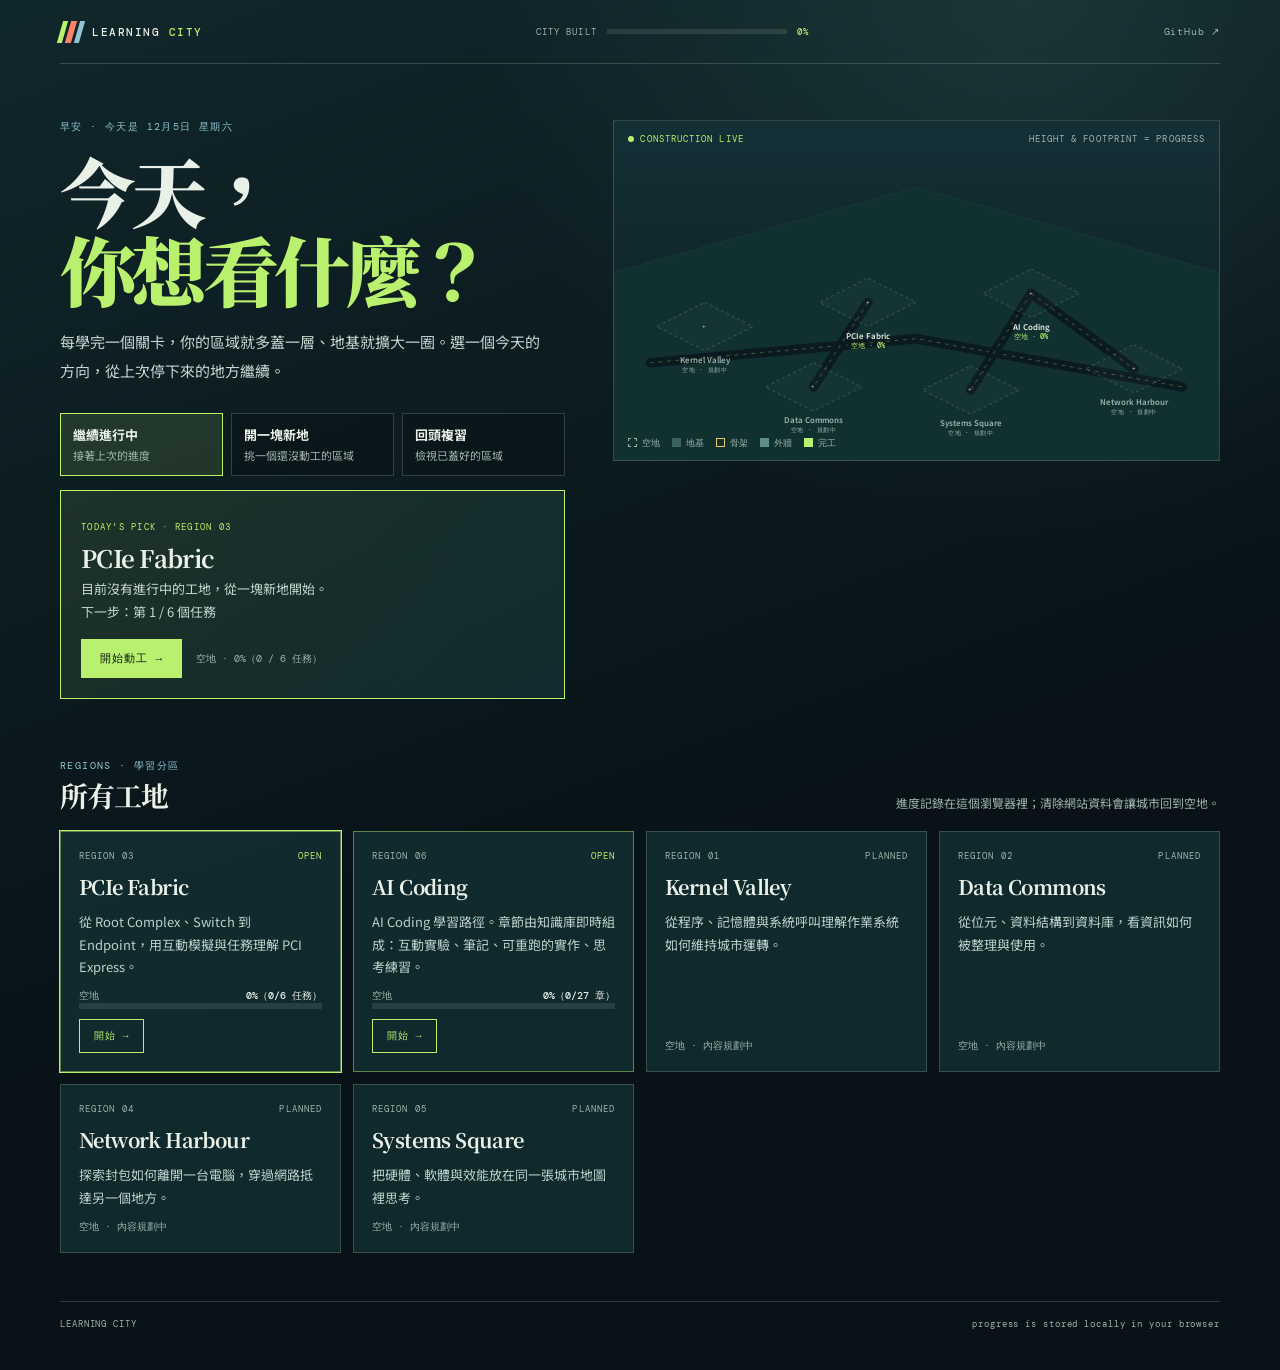
<file: index.html>
<!doctype html>
<html lang="zh-Hant">
<head>
  <meta charset="UTF-8" />
  <meta name="viewport" content="width=device-width, initial-scale=1.0" />
  <meta name="theme-color" content="#081217" />
  <meta name="description" content="Learning City — 今天你想看什麼？你的學習進度會在城市裡蓋出自己的區域。" />
  <title>Learning City — 今天你想看什麼？</title>
  <link rel="preconnect" href="https://fonts.googleapis.com" />
  <link rel="preconnect" href="https://fonts.gstatic.com" crossorigin />
  <link href="https://fonts.googleapis.com/css2?family=DM+Mono:wght@400;500&family=Noto+Sans+TC:wght@400;500;700&family=Noto+Serif+TC:wght@600;700;900&display=swap" rel="stylesheet" />
  <link rel="stylesheet" href="home.css" />
</head>
<body>
  <div class="shell">
    <header class="topbar">
      <a class="brand" href="#top" aria-label="Learning City"><span class="brand-mark" aria-hidden="true"><i></i><i></i><i></i></span><span>LEARNING <b>CITY</b></span></a>
      <div class="city-meter" aria-label="城市整體進度">
        <span>CITY BUILT</span>
        <span class="meter-track"><i id="city-fill"></i></span>
        <b id="city-pct">0%</b>
      </div>
      <a class="gh" href="https://github.com/twtschi/learning-city" rel="noopener">GitHub ↗</a>
    </header>

    <main id="top">
      <section class="hero">
        <div class="hero-copy">
          <p class="eyebrow"><span id="greeting">你好</span> · 今天是 <span id="today"></span></p>
          <h1>今天，<br /><em>你想看什麼？</em></h1>
          <p class="lede">每學完一個關卡，你的區域就多蓋一層、地基就擴大一圈。選一個今天的方向，從上次停下來的地方繼續。</p>

          <div class="intents" role="group" aria-label="今天的學習意圖">
            <button type="button" class="intent on" data-intent="continue"><b>繼續進行中</b><span>接著上次的進度</span></button>
            <button type="button" class="intent" data-intent="new"><b>開一塊新地</b><span>挑一個還沒動工的區域</span></button>
            <button type="button" class="intent" data-intent="review"><b>回頭複習</b><span>檢視已蓋好的區域</span></button>
          </div>

          <article class="pick" id="pick" aria-live="polite"></article>
        </div>

        <div class="map-frame" aria-label="城市地圖：建築大小代表學習進度">
          <div class="map-caption"><span class="live"><i></i>CONSTRUCTION LIVE</span><span class="mono">HEIGHT & FOOTPRINT = PROGRESS</span></div>
          <svg id="city" viewBox="0 0 1000 560" role="img" aria-labelledby="city-title city-desc"></svg>
          <div class="stage-legend" aria-hidden="true">
            <span><i class="lg-lot"></i>空地</span><span><i class="lg-found"></i>地基</span><span><i class="lg-frame"></i>骨架</span><span><i class="lg-wall"></i>外牆</span><span><i class="lg-done"></i>完工</span>
          </div>
        </div>
      </section>

      <section class="regions" id="regions" aria-labelledby="regions-title">
        <div class="section-head"><div><p class="kicker">REGIONS · 學習分區</p><h2 id="regions-title">所有工地</h2></div><p class="note">進度記錄在這個瀏覽器裡；清除網站資料會讓城市回到空地。</p></div>
        <div class="grid" id="grid"></div>
      </section>

      <footer class="foot"><span>LEARNING CITY</span><span class="mono">progress is stored locally in your browser</span></footer>
    </main>
  </div>
  <script src="regions/ai-coding/knowledge_base/loader.js"></script>
  <script src="regions/ai-coding/knowledge_base/web/catalog.js"></script>
  <script src="home.js"></script>
</body>
</html>
</file>
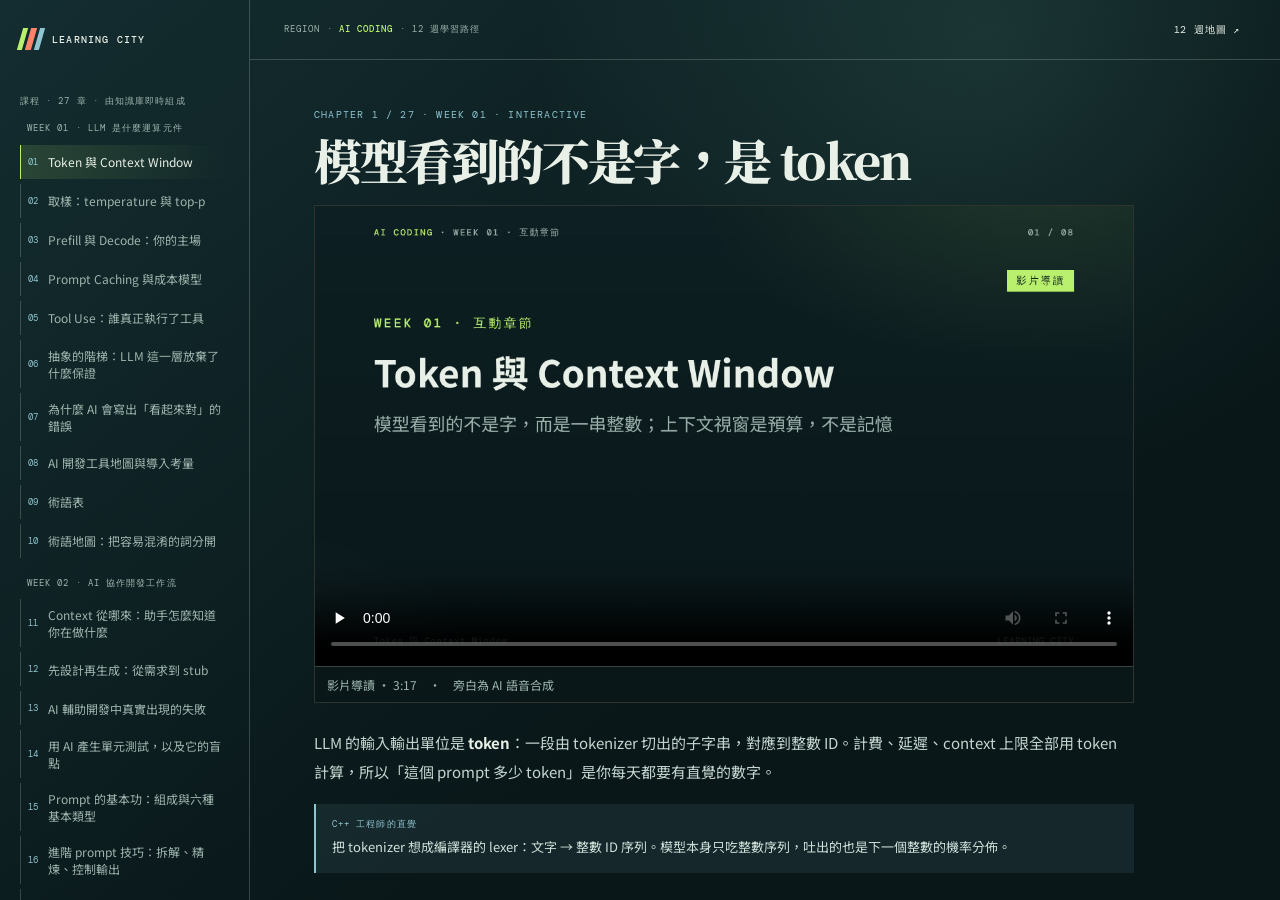
<file: regions/ai-coding/index.html>
<!doctype html>
<html lang="zh-Hant">
<head>
  <meta charset="UTF-8" />
  <meta name="viewport" content="width=device-width, initial-scale=1.0" />
  <meta name="theme-color" content="#102326" />
  <title>Learning City / AI Coding Region</title>
  <link rel="preconnect" href="https://fonts.googleapis.com" />
  <link rel="preconnect" href="https://fonts.gstatic.com" crossorigin />
  <link href="https://fonts.googleapis.com/css2?family=DM+Mono:wght@400;500&family=Noto+Sans+TC:wght@400;500;700&family=Noto+Serif+TC:wght@600;700;900&display=swap" rel="stylesheet" />
  <link rel="stylesheet" href="styles.css?v=4" />
</head>
<body>
  <div class="app">
    <aside class="rail">
      <a class="brand" href="../../index.html"><span class="brand-mark"><i></i><i></i><i></i></span><span>LEARNING CITY</span></a>
      <div class="rail-label" id="rail-label"></div>
      <nav class="steps" id="steps" aria-label="課程章節"></nav>
      <div class="rail-foot">PROGRESS <b id="progress">0 / 0</b><br /><span id="kb-status"></span><br />目標：能判斷、驗證並設計 AI 輔助開發<br /><button class="reset" id="reset" type="button">重設進度</button></div>
    </aside>

    <main class="main" id="main">
      <header class="topbar">
        <span>REGION · <b>AI CODING</b> · 12 週學習路徑</span>
        <button class="link-btn" id="open-roadmap" type="button">12 週地圖 ↗</button>
      </header>
      <article class="lesson" id="lesson"></article>
    </main>
  </div>

  <dialog id="roadmap">
    <div class="modal">
      <p class="turn">ROADMAP · 12 WEEKS</p>
      <h2>AI Coding 學習路徑</h2>
      <p class="muted" id="roadmap-summary"></p>
      <ol class="roadmap-list" id="roadmap-list"></ol>
      <div class="modal-foot"><button class="btn ghost" id="close-roadmap" type="button">關閉</button></div>
    </div>
  </dialog>
  <script src="knowledge_base/loader.js"></script>
  <script src="knowledge_base/web/catalog.js"></script>
  <script src="markdown.js"></script>
  <script src="videos/manifest.js"></script>
  <script src="app.js"></script>
</body>
</html>
</file>
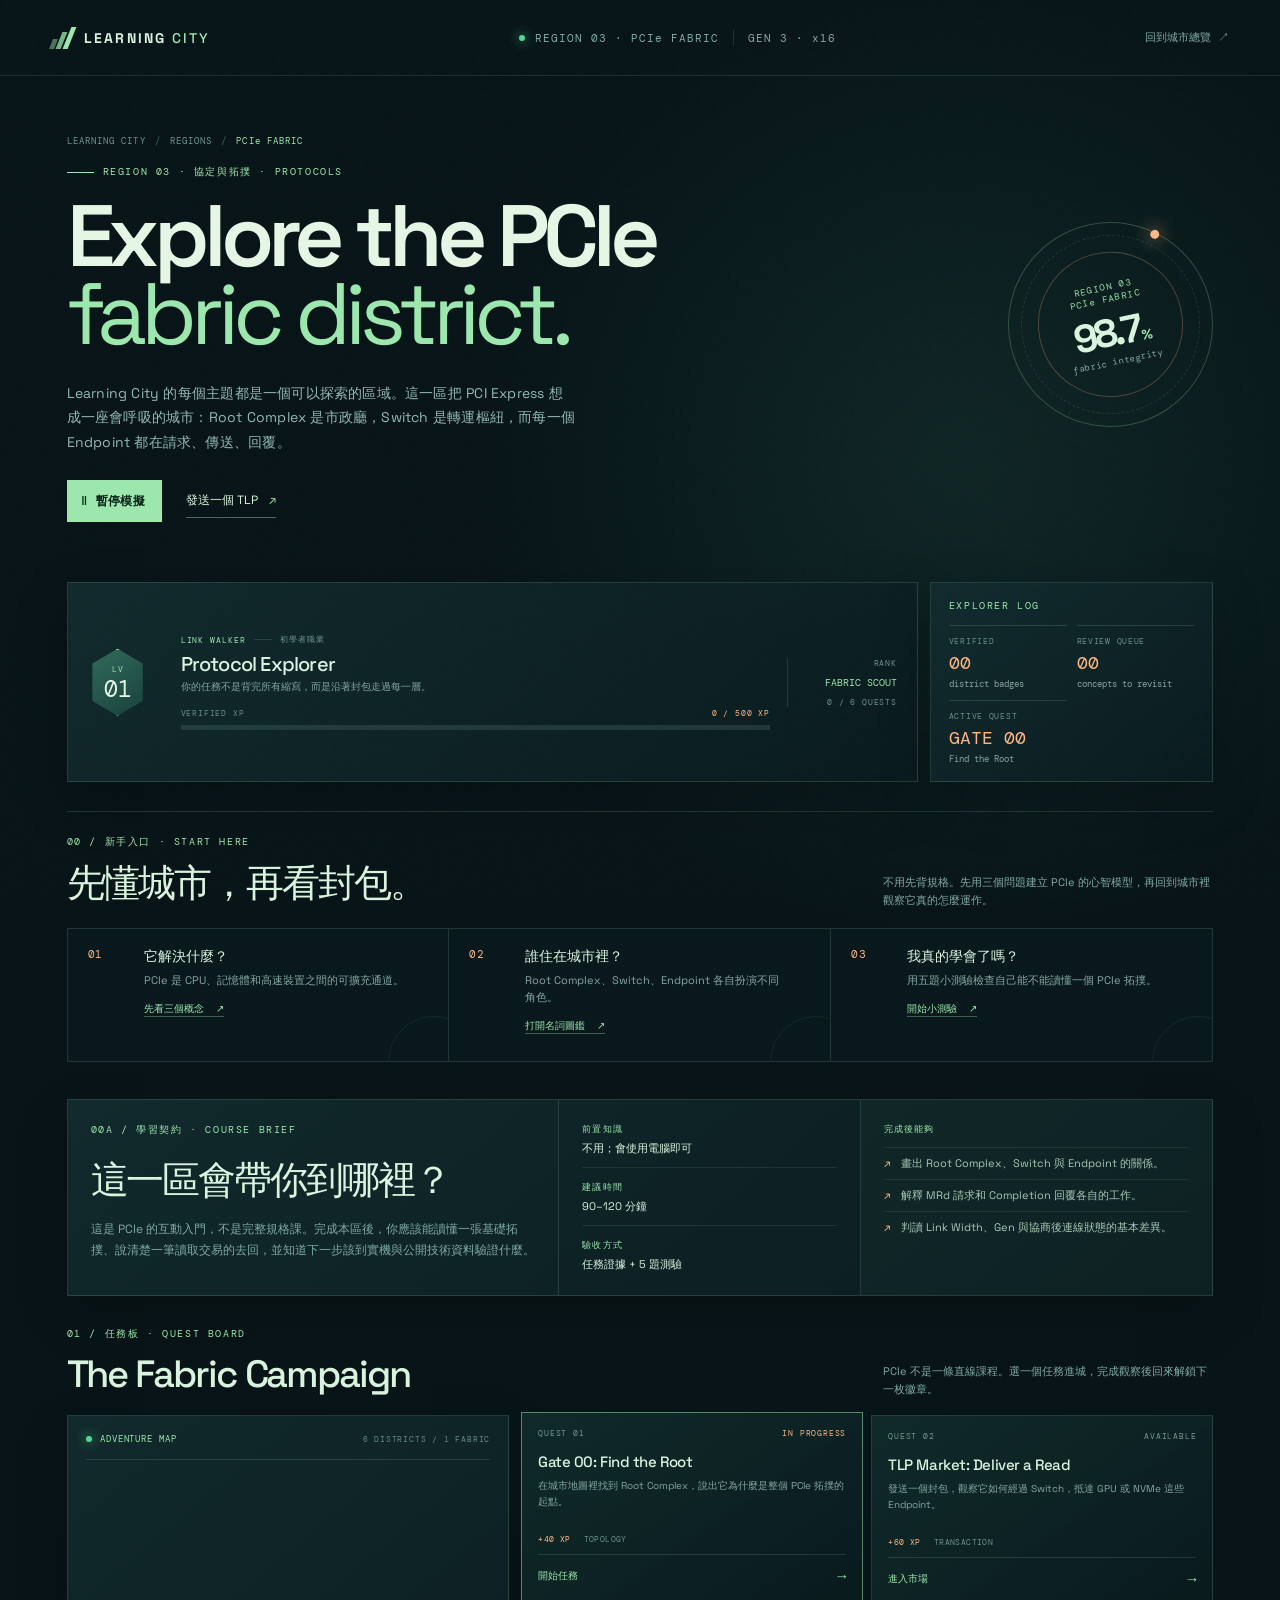
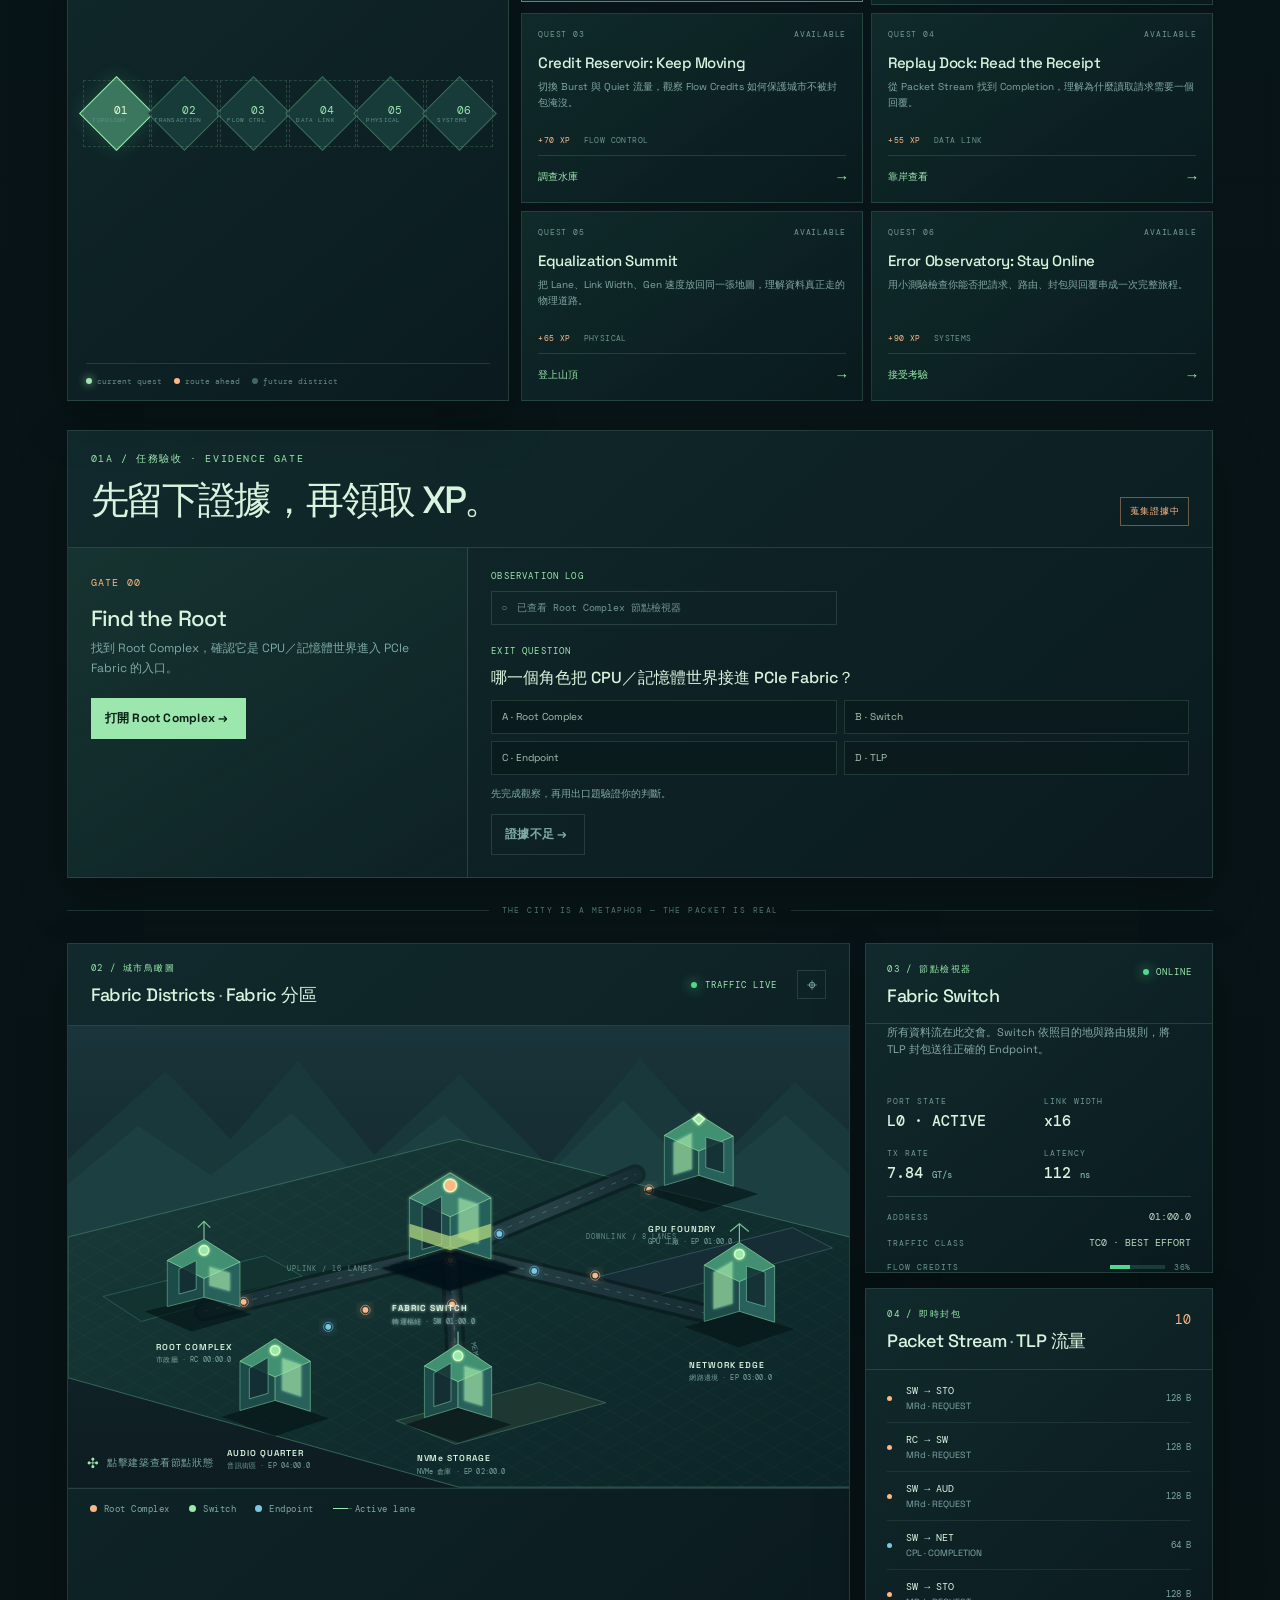
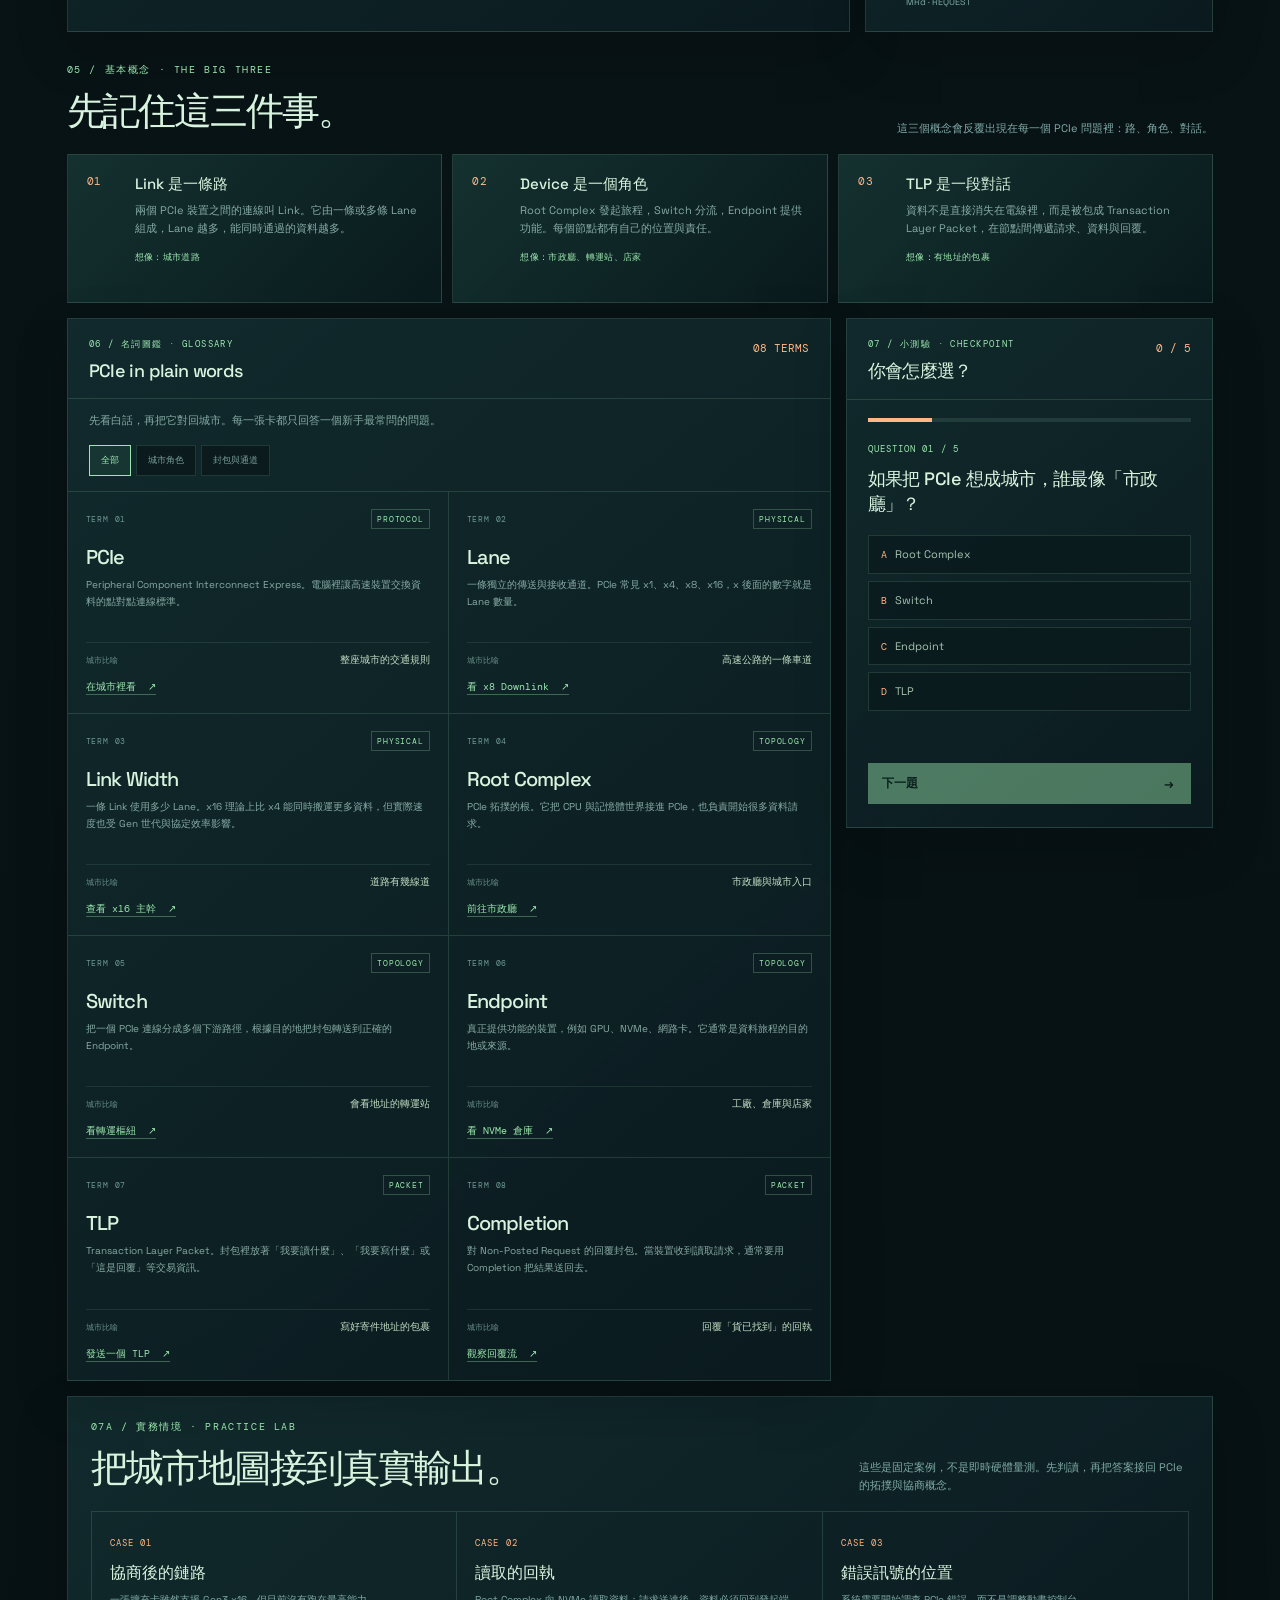
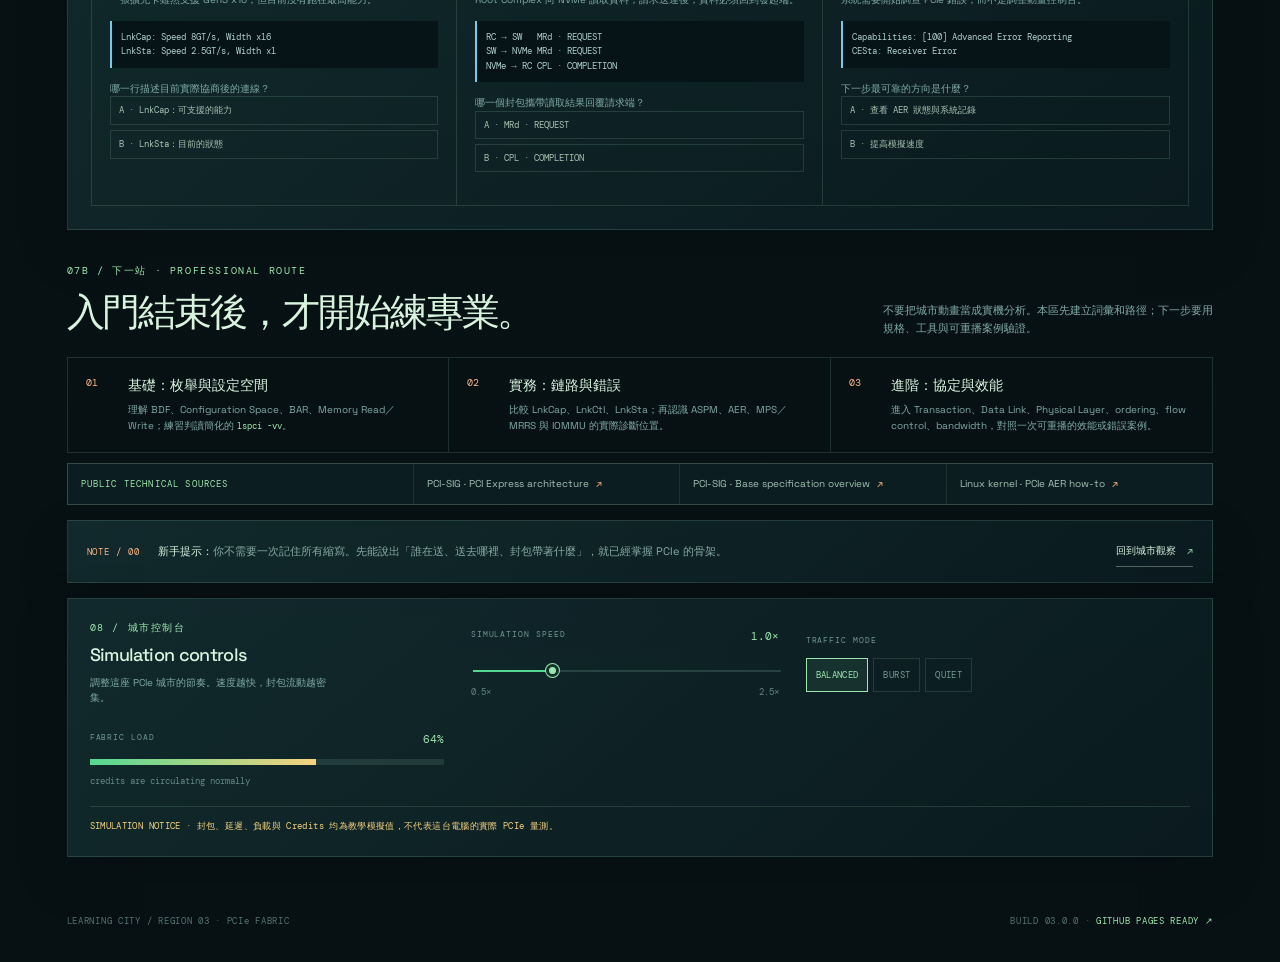
<file: regions/pcie/index.html>
<!doctype html>
<html lang="zh-Hant">
<head>
  <meta charset="UTF-8" />
  <meta name="viewport" content="width=device-width, initial-scale=1.0" />
  <meta name="theme-color" content="#081217" />
  <meta name="description" content="Learning City — PCIe Fabric Region, a beginner-friendly interactive guide to PCI Express topology." />
  <title>Learning City / PCIe Fabric Region</title>
  <link rel="preconnect" href="https://fonts.googleapis.com" />
  <link rel="preconnect" href="https://fonts.gstatic.com" crossorigin />
  <link href="https://fonts.googleapis.com/css2?family=DM+Mono:wght@400;500&family=Space+Grotesk:wght@400;500;600;700&display=swap" rel="stylesheet" />
  <link rel="stylesheet" href="styles.css?v=2" />
</head>
<body>
  <div class="page-shell">
    <header class="topbar">
      <a class="brand" href="../../index.html" aria-label="Back to Learning City map">
        <span class="brand-mark" aria-hidden="true"><i></i><i></i><i></i></span>
        <span>LEARNING <b>CITY</b></span>
      </a>
      <div class="topbar-meta">
        <span class="live-dot"></span>
        <span>REGION 03 · PCIe FABRIC</span>
        <span class="divider"></span>
        <span class="mono">GEN 3 · x16</span>
      </div>
      <a class="source-link" href="../../index.html">回到城市總覽 <span>↗</span></a>
    </header>

    <main id="top">
      <section class="intro-grid">
        <div class="intro-copy">
          <div class="region-breadcrumb"><span>LEARNING CITY</span><b>/</b><span>REGIONS</span><b>/</b><strong>PCIe FABRIC</strong></div>
          <p class="eyebrow"><span class="eyebrow-line"></span>REGION 03 · 協定與拓撲 · PROTOCOLS</p>
          <h1>Explore the PCIe<br /><em>fabric district.</em></h1>
          <p class="lede">Learning City 的每個主題都是一個可以探索的區域。這一區把 PCI Express 想成一座會呼吸的城市：Root Complex 是市政廳，Switch 是轉運樞紐，而每一個 Endpoint 都在請求、傳送、回覆。</p>
          <div class="intro-actions">
            <button class="primary-btn" id="toggle-sim" type="button"><span class="play-icon">Ⅱ</span><span>暫停模擬</span></button>
            <button class="text-btn" id="pulse-btn" type="button">發送一個 TLP <span>↗</span></button>
          </div>
        </div>
        <div class="city-stamp" aria-label="Learning City PCIe region status">
          <div class="stamp-orbit"></div>
          <span class="stamp-label">REGION 03<br />PCIe FABRIC</span>
          <strong>98.7<small>%</small></strong>
          <span class="stamp-foot">fabric integrity</span>
        </div>
      </section>

      <section class="explorer-hud" id="progress" aria-label="PCIe explorer status">
        <div class="explorer-profile panel-surface">
          <div class="profile-emblem" aria-hidden="true"><span>LV</span><strong id="player-level">01</strong></div>
          <div class="profile-copy">
            <div class="profile-kicker"><span>LINK WALKER</span><i></i><span>初學者職業</span></div>
            <h2>Protocol Explorer</h2>
            <p>你的任務不是背完所有縮寫，而是沿著封包走過每一層。</p>
            <div class="xp-label"><span>VERIFIED XP</span><b id="player-xp">0 / 500 XP</b></div>
            <div class="xp-bar"><i id="xp-fill"></i></div>
          </div>
          <div class="profile-rank"><span>RANK</span><strong id="player-rank">FABRIC SCOUT</strong><small id="quest-complete-count">0 / 6 QUESTS</small></div>
        </div>
        <div class="explorer-inventory panel-surface">
          <p class="section-kicker">EXPLORER LOG</p>
          <div class="inventory-row"><span>VERIFIED</span><b id="badge-count">00</b><small>district badges</small></div>
          <div class="inventory-row"><span>REVIEW QUEUE</span><b id="review-count">00</b><small>concepts to revisit</small></div>
          <div class="inventory-row"><span>ACTIVE QUEST</span><b id="active-quest-label">GATE 00</b><small id="active-quest-name">Find the Root</small></div>
        </div>
      </section>
      <section class="learning-journey" id="learning" aria-labelledby="journey-title">
        <div class="learning-heading">
          <div>
            <p class="section-kicker">00 / 新手入口 · START HERE</p>
            <h2 id="journey-title">先懂城市，再看封包。</h2>
          </div>
          <p>不用先背規格。先用三個問題建立 PCIe 的心智模型，再回到城市裡觀察它真的怎麼運作。</p>
        </div>
        <div class="journey-track">
          <article class="journey-card">
            <span class="journey-number">01</span>
            <div><h3>它解決什麼？</h3><p>PCIe 是 CPU、記憶體和高速裝置之間的可擴充通道。</p><button class="mini-link lesson-jump" data-target="concepts" type="button">先看三個概念 <span>↗</span></button></div>
          </article>
          <article class="journey-card">
            <span class="journey-number">02</span>
            <div><h3>誰住在城市裡？</h3><p>Root Complex、Switch、Endpoint 各自扮演不同角色。</p><button class="mini-link lesson-jump" data-target="glossary" type="button">打開名詞圖鑑 <span>↗</span></button></div>
          </article>
          <article class="journey-card">
            <span class="journey-number">03</span>
            <div><h3>我真的學會了嗎？</h3><p>用五題小測驗檢查自己能不能讀懂一個 PCIe 拓撲。</p><button class="mini-link lesson-jump" data-target="quiz" type="button">開始小測驗 <span>↗</span></button></div>
          </article>
        </div>
      </section>
      <section class="course-brief panel-surface" id="course-brief" aria-labelledby="course-brief-title">
        <div class="course-brief-copy">
          <p class="section-kicker">00A / 學習契約 · COURSE BRIEF</p>
          <h2 id="course-brief-title">這一區會帶你到哪裡？</h2>
          <p>這是 PCIe 的互動入門，不是完整規格課。完成本區後，你應該能讀懂一張基礎拓撲、說清楚一筆讀取交易的去回，並知道下一步該到實機與公開技術資料驗證什麼。</p>
        </div>
        <dl class="course-facts">
          <div><dt>前置知識</dt><dd>不用；會使用電腦即可</dd></div>
          <div><dt>建議時間</dt><dd>90–120 分鐘</dd></div>
          <div><dt>驗收方式</dt><dd>任務證據 + 5 題測驗</dd></div>
        </dl>
        <div class="course-outcomes">
          <p>完成後能夠</p>
          <ul>
            <li>畫出 Root Complex、Switch 與 Endpoint 的關係。</li>
            <li>解釋 MRd 請求和 Completion 回覆各自的工作。</li>
            <li>判讀 Link Width、Gen 與協商後連線狀態的基本差異。</li>
          </ul>
        </div>
      </section>

      <section class="quest-board" id="quests" aria-labelledby="quest-title">
        <div class="learning-heading quest-heading">
          <div>
            <p class="section-kicker">01 / 任務板 · QUEST BOARD</p>
            <h2 id="quest-title">The Fabric Campaign</h2>
          </div>
          <p>PCIe 不是一條直線課程。選一個任務進城，完成觀察後回來解鎖下一枚徽章。</p>
        </div>
        <div class="quest-layout">
          <div class="quest-map panel-surface">
            <div class="quest-map-head"><span class="map-live"><i></i> ADVENTURE MAP</span><span class="mono">6 DISTRICTS / 1 FABRIC</span></div>
            <div class="quest-path" aria-label="PCIe protocol district map">
              <div class="quest-node node-topology active"><span class="node-ring"></span><b>01</b><small>TOPOLOGY</small></div>
              <span class="path-line lit"></span>
              <div class="quest-node node-transaction"><span class="node-ring"></span><b>02</b><small>TRANSACTION</small></div>
              <span class="path-line"></span>
              <div class="quest-node node-flow"><span class="node-ring"></span><b>03</b><small>FLOW CTRL</small></div>
              <span class="path-line"></span>
              <div class="quest-node node-link"><span class="node-ring"></span><b>04</b><small>DATA LINK</small></div>
              <span class="path-line"></span>
              <div class="quest-node node-physical"><span class="node-ring"></span><b>05</b><small>PHYSICAL</small></div>
              <span class="path-line"></span>
              <div class="quest-node node-systems"><span class="node-ring"></span><b>06</b><small>SYSTEMS</small></div>
            </div>
            <div class="quest-map-foot"><span><i class="map-key current"></i> current quest</span><span><i class="map-key route"></i> route ahead</span><span><i class="map-key future"></i> future district</span></div>
          </div>
          <div class="quest-cards">
            <article class="quest-card selected" id="quest-topology" data-quest="topology">
              <div class="quest-card-top"><span class="quest-number">QUEST 01</span><span class="quest-status next">NEXT</span></div><h3>Gate 00: Find the Root</h3><p>在城市地圖裡找到 Root Complex，說出它為什麼是整個 PCIe 拓撲的起點。</p><div class="quest-meta"><span>+40 XP</span><span>TOPOLOGY</span></div><button class="quest-action" data-quest-action="topology" type="button">開始任務 <span>→</span></button>
            </article>
            <article class="quest-card" id="quest-transaction" data-quest="transaction">
              <div class="quest-card-top"><span class="quest-number">QUEST 02</span><span class="quest-status">AVAILABLE</span></div><h3>TLP Market: Deliver a Read</h3><p>發送一個封包，觀察它如何經過 Switch，抵達 GPU 或 NVMe 這些 Endpoint。</p><div class="quest-meta"><span>+60 XP</span><span>TRANSACTION</span></div><button class="quest-action" data-quest-action="transaction" type="button">進入市場 <span>→</span></button>
            </article>
            <article class="quest-card" id="quest-flow" data-quest="flow">
              <div class="quest-card-top"><span class="quest-number">QUEST 03</span><span class="quest-status">AVAILABLE</span></div><h3>Credit Reservoir: Keep Moving</h3><p>切換 Burst 與 Quiet 流量，觀察 Flow Credits 如何保護城市不被封包淹沒。</p><div class="quest-meta"><span>+70 XP</span><span>FLOW CONTROL</span></div><button class="quest-action" data-quest-action="flow" type="button">調查水庫 <span>→</span></button>
            </article>
            <article class="quest-card" id="quest-link" data-quest="link">
              <div class="quest-card-top"><span class="quest-number">QUEST 04</span><span class="quest-status">AVAILABLE</span></div><h3>Replay Dock: Read the Receipt</h3><p>從 Packet Stream 找到 Completion，理解為什麼讀取請求需要一個回覆。</p><div class="quest-meta"><span>+55 XP</span><span>DATA LINK</span></div><button class="quest-action" data-quest-action="link" type="button">靠岸查看 <span>→</span></button>
            </article>
            <article class="quest-card" id="quest-physical" data-quest="physical">
              <div class="quest-card-top"><span class="quest-number">QUEST 05</span><span class="quest-status">AVAILABLE</span></div><h3>Equalization Summit</h3><p>把 Lane、Link Width、Gen 速度放回同一張地圖，理解資料真正走的物理道路。</p><div class="quest-meta"><span>+65 XP</span><span>PHYSICAL</span></div><button class="quest-action" data-quest-action="physical" type="button">登上山頂 <span>→</span></button>
            </article>
            <article class="quest-card" id="quest-systems" data-quest="systems">
              <div class="quest-card-top"><span class="quest-number">QUEST 06</span><span class="quest-status">AVAILABLE</span></div><h3>Error Observatory: Stay Online</h3><p>用小測驗檢查你能否把請求、路由、封包與回覆串成一次完整旅程。</p><div class="quest-meta"><span>+90 XP</span><span>SYSTEMS</span></div><button class="quest-action" data-quest-action="systems" type="button">接受考驗 <span>→</span></button>
            </article>
          </div>
        </div>
      </section>
      <section class="mission-proof panel-surface" id="mission-proof" aria-labelledby="mission-proof-title">
        <div class="mission-proof-heading">
          <div>
            <p class="section-kicker">01A / 任務驗收 · EVIDENCE GATE</p>
            <h2 id="mission-proof-title">先留下證據，再領取 XP。</h2>
          </div>
          <span class="mission-state" id="mission-state">準備開始</span>
        </div>
        <div class="mission-proof-grid">
          <div class="mission-brief">
            <span class="mission-code" id="mission-code">GATE 00</span>
            <h3 id="mission-title">Find the Root</h3>
            <p id="mission-objective">找到 Root Complex，確認它如何把 CPU／記憶體世界接進 PCIe Fabric。</p>
            <button class="primary-btn" id="mission-target" type="button">前往觀察點 <span>→</span></button>
          </div>
          <div class="mission-evidence-wrap">
            <p class="proof-label">OBSERVATION LOG</p>
            <ul class="mission-evidence" id="mission-evidence"></ul>
            <p class="proof-label">EXIT QUESTION</p>
            <h3 class="mission-question" id="mission-question"></h3>
            <div class="mission-options" id="mission-options"></div>
            <p class="mission-feedback" id="mission-feedback" aria-live="polite"></p>
            <button class="mission-complete primary-btn" id="mission-complete" type="button" disabled>證據不足 <span>→</span></button>
          </div>
        </div>
      </section>

      <div class="section-rule" aria-hidden="true"><span>THE CITY IS A METAPHOR — THE PACKET IS REAL</span></div>

      <section class="simulation-layout" id="simulation" aria-label="PCIe city simulation">

        <div class="city-panel panel-surface">
          <div class="panel-heading">
            <div>
              <p class="section-kicker">02 / 城市鳥瞰圖</p>
              <h2>Fabric Districts <span>·</span> Fabric 分區</h2>
            </div>
            <div class="map-tools">
              <span class="map-live"><i></i> TRAFFIC LIVE</span>
              <button class="icon-btn" id="reset-view" type="button" aria-label="Reset view">⌖</button>
            </div>
          </div>
          <div class="city-map-wrap">
            <svg id="city-map" class="city-map" viewBox="0 0 1000 590" role="img" aria-labelledby="map-title map-desc">
              <title id="map-title">Interactive low-poly PCIe city</title>
              <desc id="map-desc">A root complex connects through a switch to GPU, storage, network, and audio endpoints.</desc>
              <defs>
                <linearGradient id="map-sky" x1="0" y1="0" x2="0" y2="1"><stop offset="0" stop-color="#19343a"/><stop offset="1" stop-color="#0d1c21"/></linearGradient>
                <linearGradient id="ground-gradient" x1="0" y1="0" x2="1" y2="1"><stop offset="0" stop-color="#183b38"/><stop offset="1" stop-color="#0b2327"/></linearGradient>
                <linearGradient id="road-gradient" x1="0" y1="0" x2="1" y2="0"><stop offset="0" stop-color="#162d34"/><stop offset=".5" stop-color="#284147"/><stop offset="1" stop-color="#162d34"/></linearGradient>
                <filter id="soft-glow" x="-100%" y="-100%" width="300%" height="300%"><feGaussianBlur stdDeviation="7" result="blur"/><feMerge><feMergeNode in="blur"/><feMergeNode in="SourceGraphic"/></feMerge></filter>
                <filter id="tiny-glow" x="-100%" y="-100%" width="300%" height="300%"><feGaussianBlur stdDeviation="2" result="blur"/><feMerge><feMergeNode in="blur"/><feMergeNode in="SourceGraphic"/></feMerge></filter>
                <pattern id="grid-pattern" width="42" height="24" patternUnits="userSpaceOnUse" patternTransform="skewY(0)"><path d="M42 0L0 24M0 0L42 24" fill="none" stroke="#8cc9a4" stroke-opacity=".07" stroke-width="1"/></pattern>
              </defs>
              <rect width="1000" height="590" fill="url(#map-sky)" />
              <path class="mountain mountain-a" d="M0 170L125 58 208 145 294 44 392 165 501 62 615 178 732 42 842 162 930 72 1000 135V280H0Z" />
              <path class="mountain mountain-b" d="M0 202L90 128 183 191 286 112 375 196 481 114 590 214 710 95 812 201 918 114 1000 190V300H0Z" />
              <path class="ground" d="M0 270L500 145 1000 270 1000 590 500 590 0 450Z" fill="url(#ground-gradient)" />
              <path class="ground-grid" d="M0 270L500 145 1000 270 1000 590 500 590 0 450Z" fill="url(#grid-pattern)" />
              <g class="city-zones" aria-hidden="true">
                <path d="M45 346L252 294 300 320 94 378Z" fill="#123330" stroke="#2d6559" stroke-width="1" />
                <path d="M678 321L927 258 978 284 727 352Z" fill="#162d35" stroke="#385b61" stroke-width="1" />
                <path d="M420 505L603 456 688 482 496 535Z" fill="#1e3731" stroke="#3e7060" stroke-width="1" />
              </g>
              <g class="road-network" aria-hidden="true">
                <path class="road-shadow" d="M174 365L489 288L813 367" />
                <path class="road-shadow" d="M489 288L499 479" />
                <path class="road-shadow" d="M489 288L726 190" />
                <path class="road-line" d="M174 365L489 288L813 367" />
                <path class="road-line" d="M489 288L499 479" />
                <path class="road-line" d="M489 288L726 190" />
                <path class="lane-mark" d="M174 365L489 288L813 367" />
                <path class="lane-mark" d="M489 288L499 479" />
                <path class="lane-mark" d="M489 288L726 190" />
              </g>
              <g class="route-labels" aria-hidden="true">
                <text x="280" y="313">UPLINK / 16 LANES</text>
                <text x="663" y="273">DOWNLINK / 8 LANES</text>
                <text x="515" y="405" transform="rotate(77 515 405)">MEMORY FABRIC</text>
              </g>
              <g id="packets" aria-hidden="true"></g>
              <g id="districts">
                <g class="district district-root" data-district="root" tabindex="0" role="button" aria-label="Root Complex 市政廳">
                  <path class="building-shadow" d="M98 365L174 347 235 369 158 391Z" />
                  <path class="building-side" d="M127 300L174 287 174 347 127 359Z" />
                  <path class="building-face" d="M174 287L220 302 220 359 174 347Z" />
                  <path class="building-top" d="M127 300L174 273 220 302 174 323Z" />
                  <path class="building-window" d="M142 311L164 300 164 337 142 343Z" /><path class="building-window light" d="M181 308L207 316 207 339 181 332Z" />
                  <path class="antenna" d="M174 273V250M166 258L174 250 182 258" />
                  <circle class="node-core" cx="174" cy="287" r="6" />
                  <text class="district-name" x="113" y="414">ROOT COMPLEX</text><text class="district-sub" x="113" y="430">市政廳 · RC 00:00.0</text>
                </g>
                <g class="district district-switch selected" data-district="switch" tabindex="0" role="button" aria-label="Fabric Switch 轉運樞紐">
                  <path class="building-shadow" d="M401 310L489 282 577 310 489 339Z" />
                  <path class="building-side" d="M437 220L489 204 489 282 437 298Z" /><path class="building-face" d="M489 204L541 220 541 298 489 282Z" /><path class="building-top" d="M437 220L489 188 541 220 489 244Z" />
                  <path class="building-window" d="M453 231L478 218 478 279 453 286Z" /><path class="building-window light" d="M500 220L525 228 525 278 500 270Z" />
                  <path class="switch-band" d="M437 253L489 269 541 253V270L489 287 437 270Z" /><circle class="node-core" cx="489" cy="204" r="8" />
                  <text class="district-name" x="415" y="365">FABRIC SWITCH</text><text class="district-sub" x="415" y="381">轉運樞紐 · SW 01:00.0</text>
                </g>
                <g class="district district-gpu" data-district="gpu" tabindex="0" role="button" aria-label="GPU Foundry GPU 工廠">
                  <path class="building-shadow" d="M735 212L807 191 883 215 811 238Z" /><path class="building-side" d="M763 140L807 127 807 191 763 204Z" /><path class="building-face" d="M807 127L851 141 851 205 807 191Z" /><path class="building-top" d="M763 140L807 113 851 141 807 160Z" /><path class="building-window light" d="M775 149L798 137 798 183 775 190Z" /><path class="building-window" d="M816 142L839 149 839 188 816 181Z" /><path class="node-core" d="M807 113L814 119 807 126 800 119Z" />
                  <text class="district-name" x="742" y="263">GPU FOUNDRY</text><text class="district-sub" x="742" y="279">GPU 工廠 · EP 01:00.0</text>
                </g>
                <g class="district district-storage" data-district="storage" tabindex="0" role="button" aria-label="NVMe Storage NVMe 倉庫">
                  <path class="building-shadow" d="M431 510L499 488 567 510 500 533Z" /><path class="building-side" d="M456 435L499 422 499 488 456 501Z" /><path class="building-face" d="M499 422L542 436 542 501 499 488Z" /><path class="building-top" d="M456 435L499 407 542 436 499 455Z" /><path class="building-window" d="M468 444L490 431 490 480 468 487Z" /><path class="building-window light" d="M507 435L530 442 530 486 507 479Z" /><path class="antenna" d="M499 407V391" /><circle class="node-core" cx="499" cy="422" r="6" />
                  <text class="district-name" x="446" y="557">NVMe STORAGE</text><text class="district-sub" x="446" y="573">NVMe 倉庫 · EP 02:00.0</text>
                </g>
                <g class="district district-network" data-district="network" tabindex="0" role="button" aria-label="Network Edge 網路邊境">
                  <path class="building-shadow" d="M789 385L859 365 929 388 858 411Z" /><path class="building-side" d="M814 306L859 292 859 365 814 378Z" /><path class="building-face" d="M859 292L904 307 904 379 859 365Z" /><path class="building-top" d="M814 306L859 277 904 307 859 327Z" /><path class="building-window light" d="M826 315L850 301 850 355 826 362Z" /><path class="building-window" d="M868 307L892 315 892 359 868 352Z" /><path class="antenna" d="M859 277V253M847 263L859 253 871 263" /><circle class="node-core" cx="859" cy="292" r="6" />
                  <text class="district-name" x="795" y="437">NETWORK EDGE</text><text class="district-sub" x="795" y="453">網路邊境 · EP 03:00.0</text>
                </g>
                <g class="district district-audio" data-district="audio" tabindex="0" role="button" aria-label="Audio Quarter 音訊街區">
                  <path class="building-shadow" d="M196 500L265 479 334 502 264 525Z" /><path class="building-side" d="M220 429L265 415 265 479 220 492Z" /><path class="building-face" d="M265 415L310 429 310 493 265 479Z" /><path class="building-top" d="M220 429L265 400 310 429 265 449Z" /><path class="building-window" d="M232 438L256 424 256 470 232 477Z" /><path class="building-window light" d="M274 425L298 433 298 474 274 466Z" /><circle class="node-core" cx="265" cy="415" r="6" />
                  <text class="district-name" x="204" y="550">AUDIO QUARTER</text><text class="district-sub" x="204" y="566">音訊街區 · EP 04:00.0</text>
                </g>
              </g>
            </svg>
            <div class="map-hint"><span class="mouse-icon">✣</span> 點擊建築查看節點狀態</div>
          </div>
          <div class="legend">
            <span><i class="legend-dot dot-root"></i>Root Complex</span><span><i class="legend-dot dot-switch"></i>Switch</span><span><i class="legend-dot dot-endpoint"></i>Endpoint</span><span><i class="legend-line"></i>Active lane</span>
          </div>
        </div>

        <aside class="inspector-column">
          <div class="inspector panel-surface" id="inspector">
            <div class="panel-heading compact"><div><p class="section-kicker">03 / 節點檢視器</p><h2 id="inspector-title">Fabric Switch</h2></div><span class="online-chip"><i></i>ONLINE</span></div>
            <p class="inspector-copy" id="inspector-copy">所有資料流在此交會。Switch 依照目的地與路由規則，將 TLP 封包送往正確的 Endpoint。</p>
            <div class="metric-grid">
              <div class="metric"><span>PORT STATE</span><strong id="port-state">L0 · ACTIVE</strong></div><div class="metric"><span>LINK WIDTH</span><strong id="link-width">x16</strong></div><div class="metric"><span>TX RATE</span><strong id="tx-rate">7.84 <small>GT/s</small></strong></div><div class="metric"><span>LATENCY</span><strong id="latency">112 <small>ns</small></strong></div>
            </div>
            <div class="inspector-divider"></div>
            <div class="inspector-row"><span>ADDRESS</span><b class="mono" id="address">01:00.0</b></div><div class="inspector-row"><span>TRAFFIC CLASS</span><b id="traffic-class">TC0 · BEST EFFORT</b></div><div class="inspector-row"><span>FLOW CREDITS</span><b class="credit-value"><i id="credit-fill"></i><span id="credits">86%</span></b></div>
          </div>
          <div class="activity panel-surface" id="activity">
            <div class="panel-heading compact"><div><p class="section-kicker">04 / 即時封包</p><h2>Packet Stream <span>·</span> TLP 流量</h2></div><span class="packet-count mono" id="packet-count">08</span></div>
            <div class="packet-list" id="packet-list" aria-live="polite"></div>
          </div>
        </aside>
      </section>

      <section class="learning-lab" id="concepts" aria-labelledby="concept-title">
        <div class="learning-heading lab-heading">
          <div>
            <p class="section-kicker">05 / 基本概念 · THE BIG THREE</p>
            <h2 id="concept-title">先記住這三件事。</h2>
          </div>
          <p>這三個概念會反覆出現在每一個 PCIe 問題裡：路、角色、對話。</p>
        </div>
        <div class="concept-strip">
          <article class="concept-card">
            <span class="concept-glyph">01</span>
            <div><h3>Link 是一條路</h3><p>兩個 PCIe 裝置之間的連線叫 Link。它由一條或多條 Lane 組成，Lane 越多，能同時通過的資料越多。</p><b>想像：城市道路</b></div>
          </article>
          <article class="concept-card">
            <span class="concept-glyph">02</span>
            <div><h3>Device 是一個角色</h3><p>Root Complex 發起旅程，Switch 分流，Endpoint 提供功能。每個節點都有自己的位置與責任。</p><b>想像：市政廳、轉運站、店家</b></div>
          </article>
          <article class="concept-card">
            <span class="concept-glyph">03</span>
            <div><h3>TLP 是一段對話</h3><p>資料不是直接消失在電線裡，而是被包成 Transaction Layer Packet，在節點間傳遞請求、資料與回覆。</p><b>想像：有地址的包裹</b></div>
          </article>
        </div>
      </section>

      <section class="learning-grid" id="glossary" aria-label="PCIe beginner glossary and quiz">
        <div class="glossary-panel panel-surface">
          <div class="panel-heading compact">
            <div><p class="section-kicker">06 / 名詞圖鑑 · GLOSSARY</p><h2>PCIe in plain words</h2></div>
            <span class="term-total mono">08 TERMS</span>
          </div>
          <div class="glossary-intro"><p>先看白話，再把它對回城市。每一張卡都只回答一個新手最常問的問題。</p></div>
          <div class="term-filters" role="group" aria-label="Filter glossary terms">
            <button class="term-filter active" data-filter="all" type="button">全部</button>
            <button class="term-filter" data-filter="topology" type="button">城市角色</button>
            <button class="term-filter" data-filter="transport" type="button">封包與通道</button>
          </div>
          <div class="term-grid" id="term-grid">
            <article class="term-card" data-category="transport">
              <div class="term-card-top"><span class="term-code">TERM 01</span><span class="term-chip">PROTOCOL</span></div><h3>PCIe</h3><p>Peripheral Component Interconnect Express。電腦裡讓高速裝置交換資料的點對點連線標準。</p><div class="term-analogy"><span>城市比喻</span><b>整座城市的交通規則</b></div><button class="term-jump" data-node="switch" type="button">在城市裡看 <span>↗</span></button>
            </article>
            <article class="term-card" data-category="transport">
              <div class="term-card-top"><span class="term-code">TERM 02</span><span class="term-chip">PHYSICAL</span></div><h3>Lane</h3><p>一條獨立的傳送與接收通道。PCIe 常見 x1、x4、x8、x16，x 後面的數字就是 Lane 數量。</p><div class="term-analogy"><span>城市比喻</span><b>高速公路的一條車道</b></div><button class="term-jump" data-node="gpu" type="button">看 x8 Downlink <span>↗</span></button>
            </article>
            <article class="term-card" data-category="transport">
              <div class="term-card-top"><span class="term-code">TERM 03</span><span class="term-chip">PHYSICAL</span></div><h3>Link Width</h3><p>一條 Link 使用多少 Lane。x16 理論上比 x4 能同時搬運更多資料，但實際速度也受 Gen 世代與協定效率影響。</p><div class="term-analogy"><span>城市比喻</span><b>道路有幾線道</b></div><button class="term-jump" data-node="switch" type="button">查看 x16 主幹 <span>↗</span></button>
            </article>
            <article class="term-card" data-category="topology">
              <div class="term-card-top"><span class="term-code">TERM 04</span><span class="term-chip">TOPOLOGY</span></div><h3>Root Complex</h3><p>PCIe 拓撲的根。它把 CPU 與記憶體世界接進 PCIe，也負責開始很多資料請求。</p><div class="term-analogy"><span>城市比喻</span><b>市政廳與城市入口</b></div><button class="term-jump" data-node="root" type="button">前往市政廳 <span>↗</span></button>
            </article>
            <article class="term-card" data-category="topology">
              <div class="term-card-top"><span class="term-code">TERM 05</span><span class="term-chip">TOPOLOGY</span></div><h3>Switch</h3><p>把一個 PCIe 連線分成多個下游路徑，根據目的地把封包轉送到正確的 Endpoint。</p><div class="term-analogy"><span>城市比喻</span><b>會看地址的轉運站</b></div><button class="term-jump" data-node="switch" type="button">看轉運樞紐 <span>↗</span></button>
            </article>
            <article class="term-card" data-category="topology">
              <div class="term-card-top"><span class="term-code">TERM 06</span><span class="term-chip">TOPOLOGY</span></div><h3>Endpoint</h3><p>真正提供功能的裝置，例如 GPU、NVMe、網路卡。它通常是資料旅程的目的地或來源。</p><div class="term-analogy"><span>城市比喻</span><b>工廠、倉庫與店家</b></div><button class="term-jump" data-node="storage" type="button">看 NVMe 倉庫 <span>↗</span></button>
            </article>
            <article class="term-card" data-category="transport">
              <div class="term-card-top"><span class="term-code">TERM 07</span><span class="term-chip">PACKET</span></div><h3>TLP</h3><p>Transaction Layer Packet。封包裡放著「我要讀什麼」、「我要寫什麼」或「這是回覆」等交易資訊。</p><div class="term-analogy"><span>城市比喻</span><b>寫好寄件地址的包裹</b></div><button class="term-jump" data-node="gpu" type="button">發送一個 TLP <span>↗</span></button>
            </article>
            <article class="term-card" data-category="transport">
              <div class="term-card-top"><span class="term-code">TERM 08</span><span class="term-chip">PACKET</span></div><h3>Completion</h3><p>對 Non-Posted Request 的回覆封包。當裝置收到讀取請求，通常要用 Completion 把結果送回去。</p><div class="term-analogy"><span>城市比喻</span><b>回覆「貨已找到」的回執</b></div><button class="term-jump" data-node="storage" type="button">觀察回覆流 <span>↗</span></button>
            </article>
          </div>
        </div>

        <aside class="quiz-panel panel-surface" id="quiz" aria-labelledby="quiz-title">
          <div class="panel-heading compact">
            <div><p class="section-kicker">07 / 小測驗 · CHECKPOINT</p><h2 id="quiz-title">你會怎麼選？</h2></div>
            <span class="quiz-score mono" id="quiz-score">0 / 5</span>
          </div>
          <div class="quiz-body">
            <div class="quiz-progress"><i id="quiz-progress-fill"></i></div>
            <p class="quiz-count mono" id="quiz-count">QUESTION 01 / 05</p>
            <h3 id="quiz-question">如果把 PCIe 想成城市，誰最像「市政廳」？</h3>
            <div class="quiz-options" id="quiz-options"></div>
            <div class="quiz-feedback" id="quiz-feedback" aria-live="polite"></div>
            <button class="quiz-next primary-btn" id="quiz-next" type="button" disabled>選好答案 <span>→</span></button>
          </div>
        </aside>
      </section>
      <section class="scenario-lab panel-surface" id="scenario-lab" aria-labelledby="scenario-title">
        <div class="learning-heading scenario-heading">
          <div>
            <p class="section-kicker">07A / 實務情境 · PRACTICE LAB</p>
            <h2 id="scenario-title">把城市地圖接到真實輸出。</h2>
          </div>
          <p>這些是固定案例，不是即時硬體量測。先判讀，再把答案接回 PCIe 的拓撲與協商概念。</p>
        </div>
        <div class="scenario-grid" id="scenario-grid"></div>
      </section>

      <section class="professional-route" id="professional-route" aria-labelledby="professional-route-title">
        <div class="learning-heading">
          <div>
            <p class="section-kicker">07B / 下一站 · PROFESSIONAL ROUTE</p>
            <h2 id="professional-route-title">入門結束後，才開始練專業。</h2>
          </div>
          <p>不要把城市動畫當成實機分析。本區先建立詞彙和路徑；下一步要用規格、工具與可重播案例驗證。</p>
        </div>
        <ol class="route-stages">
          <li><span>01</span><div><h3>基礎：枚舉與設定空間</h3><p>理解 BDF、Configuration Space、BAR、Memory Read／Write；練習判讀簡化的 <code>lspci -vv</code>。</p></div></li>
          <li><span>02</span><div><h3>實務：鏈路與錯誤</h3><p>比較 LnkCap、LnkCtl、LnkSta；再認識 ASPM、AER、MPS／MRRS 與 IOMMU 的實際診斷位置。</p></div></li>
          <li><span>03</span><div><h3>進階：協定與效能</h3><p>進入 Transaction、Data Link、Physical Layer、ordering、flow control、bandwidth，對照一次可重播的效能或錯誤案例。</p></div></li>
        </ol>
        <aside class="source-dock" aria-label="PCIe technical sources">
          <p>PUBLIC TECHNICAL SOURCES</p>
          <a href="https://pcisig.com/what-pci-express-pcie-architecture" target="_blank" rel="noreferrer">PCI-SIG · PCI Express architecture <span>↗</span></a>
          <a href="https://pcisig.com/specification-overview/pci-express-base" target="_blank" rel="noreferrer">PCI-SIG · Base specification overview <span>↗</span></a>
          <a href="https://docs.kernel.org/PCI/pcieaer-howto.html" target="_blank" rel="noreferrer">Linux kernel · PCIe AER how-to <span>↗</span></a>
        </aside>
      </section>

      <section class="lesson-note panel-surface" aria-label="Learning note">
        <span class="note-mark">NOTE / 00</span>
        <p><b>新手提示：</b>你不需要一次記住所有縮寫。先能說出「誰在送、送去哪裡、封包帶著什麼」，就已經掌握 PCIe 的骨架。</p>
        <button class="text-btn lesson-jump" data-target="simulation" type="button">回到城市觀察 <span>↗</span></button>
      </section>

      <section class="control-deck panel-surface" id="control-deck">
        <div class="control-heading"><p class="section-kicker">08 / 城市控制台</p><h2>Simulation controls</h2><p>調整這座 PCIe 城市的節奏。速度越快，封包流動越密集。</p></div>
        <div class="control-group speed-control"><div class="control-label"><span>SIMULATION SPEED</span><b id="speed-label">1.0×</b></div><input id="speed-range" type="range" min="0.5" max="2.5" value="1" step="0.5" aria-label="Simulation speed" /><div class="range-labels"><span>0.5×</span><span>2.5×</span></div></div>
        <div class="control-group mode-control"><div class="control-label"><span>TRAFFIC MODE</span></div><div class="mode-buttons" role="group" aria-label="Traffic mode"><button class="mode-btn active" data-mode="balanced" type="button">BALANCED</button><button class="mode-btn" data-mode="burst" type="button">BURST</button><button class="mode-btn" data-mode="quiet" type="button">QUIET</button></div></div>
        <div class="control-group fabric-health"><div class="control-label"><span>FABRIC LOAD</span><b id="load-label">64%</b></div><div class="load-bar"><i id="load-fill"></i></div><small>credits are circulating normally</small></div>
        <p class="simulation-disclaimer">SIMULATION NOTICE · 封包、延遲、負載與 Credits 均為教學模擬值，不代表這台電腦的實際 PCIe 量測。</p>
      </section>
    </main>
    <footer class="footer"><span>LEARNING CITY / REGION 03 · PCIe FABRIC</span><span class="mono">BUILD 03.0.0 · <a href="https://github.com/twtschi/learning-city" target="_blank" rel="noreferrer">GITHUB PAGES READY ↗</a></span></footer>
  </div>
  <script src="app.js?v=2"></script>
</body>
</html>
</file>
<file: home.css>
:root { --bg:#081217; --bg2:#0d1f24; --line:rgba(209,231,211,.2); --ink:#e9f0e7; --muted:#9db4ac; --mint:#b9f06d; --coral:#fc8268; --sky:#8fc4d0; --gold:#e6c86e; --panel:rgba(20,52,55,.7); --mono:'DM Mono',monospace; --sans:'Noto Sans TC',sans-serif; --serif:'Noto Serif TC',serif; }
* { box-sizing:border-box; }
html { scroll-behavior:smooth; }
body { margin:0; color:var(--ink); background:radial-gradient(circle at 80% 0,rgba(80,140,129,.2),transparent 34rem),linear-gradient(160deg,#10272b,var(--bg) 60%); font-family:var(--sans); min-height:100vh; }
a { color:inherit; }
button { font:inherit; cursor:pointer; }
:focus-visible { outline:2px solid var(--mint); outline-offset:3px; }
.mono { font-family:var(--mono); }
.shell { max-width:1240px; margin:0 auto; padding:0 clamp(16px,4vw,40px) 40px; }

.topbar { display:flex; align-items:center; justify-content:space-between; gap:20px; height:64px; border-bottom:1px solid var(--line); }
.brand { display:flex; align-items:center; gap:10px; text-decoration:none; font:500 11px var(--mono); letter-spacing:.14em; }
.brand b { color:var(--mint); font-weight:500; }
.brand-mark { display:grid; width:22px; height:22px; grid-template-columns:repeat(3,1fr); gap:3px; transform:skew(-16deg); }
.brand-mark i { background:var(--mint); } .brand-mark i:nth-child(2) { background:var(--coral); } .brand-mark i:nth-child(3) { background:var(--sky); }
.city-meter { display:flex; align-items:center; gap:10px; font:9px var(--mono); letter-spacing:.12em; color:var(--muted); }
.city-meter b { color:var(--mint); font-weight:500; min-width:34px; }
.meter-track { width:clamp(80px,16vw,180px); height:5px; background:rgba(255,255,255,.1); }
.meter-track i { display:block; height:100%; width:0; background:var(--mint); transition:width .8s ease; }
.gh { font:10px var(--mono); letter-spacing:.08em; color:var(--muted); text-decoration:none; }
.gh:hover { color:var(--mint); }

.hero { display:grid; grid-template-columns:minmax(0,5fr) minmax(0,6fr); gap:clamp(20px,4vw,48px); padding:clamp(28px,5vw,56px) 0 24px; align-items:start; }
.eyebrow { margin:0 0 16px; color:var(--sky); font:10px var(--mono); letter-spacing:.14em; }
h1 { margin:0; font:900 clamp(40px,6vw,76px)/1.04 var(--serif); letter-spacing:-.06em; }
h1 em { font-style:normal; color:var(--mint); }
.lede { max-width:480px; margin:20px 0 0; color:#c4d6cf; font-size:15px; line-height:1.9; }

.intents { display:grid; grid-template-columns:repeat(3,1fr); gap:8px; margin-top:28px; }
.intent { display:grid; gap:3px; padding:11px 12px; border:1px solid var(--line); color:var(--ink); background:rgba(0,0,0,.2); text-align:left; transition:border-color .2s,background .2s; }
.intent b { font-size:13px; font-weight:700; }
.intent span { color:var(--muted); font-size:11px; line-height:1.5; }
.intent:hover { border-color:var(--mint); }
.intent.on { border-color:var(--mint); background:rgba(185,240,109,.12); }

.pick { margin-top:14px; padding:20px; border:1px solid var(--mint); background:linear-gradient(135deg,rgba(185,240,109,.1),rgba(20,52,55,.7)); }
.pick .tag { color:var(--mint); font:9px var(--mono); letter-spacing:.14em; }
.pick h3 { margin:8px 0 4px; font:700 24px/1.25 var(--serif); letter-spacing:-.03em; }
.pick p { margin:0; color:#c4d6cf; font-size:13px; line-height:1.8; }
.pick .row { display:flex; align-items:center; gap:14px; margin-top:16px; flex-wrap:wrap; }
.cta { display:inline-block; padding:11px 18px; border:1px solid var(--mint); color:var(--bg); background:var(--mint); font:500 11px var(--mono); letter-spacing:.08em; text-decoration:none; }
.cta:hover { background:#d6ff9f; }
.pick .stage { color:var(--muted); font:10px var(--mono); }

.map-frame { position:relative; border:1px solid var(--line); background:linear-gradient(#143036,#0b1b20); overflow:hidden; }
.map-caption { position:absolute; z-index:1; left:14px; right:14px; top:12px; display:flex; justify-content:space-between; color:var(--muted); font:9px var(--mono); letter-spacing:.12em; pointer-events:none; }
.live { color:var(--mint); } .live i { display:inline-block; width:6px; height:6px; margin-right:6px; border-radius:50%; background:var(--mint); animation:pulse 1.8s infinite; }
@keyframes pulse { 50% { opacity:.25; } }
#city { display:block; width:100%; height:auto; }
.stage-legend { position:absolute; left:14px; bottom:10px; display:flex; flex-wrap:wrap; gap:12px; color:var(--muted); font:9px var(--mono); }
.stage-legend i { display:inline-block; width:9px; height:9px; margin-right:5px; vertical-align:-1px; }
.lg-lot { border:1px dashed var(--muted); } .lg-found { background:#3a6258; } .lg-frame { border:1px solid var(--gold); } .lg-wall { background:#5d8f86; } .lg-done { background:var(--mint); }

/* svg */
.ground { fill:#10312f; stroke:rgba(155,231,173,.1); }
.road { fill:none; stroke:#0a1a1e; stroke-width:16; stroke-linecap:round; }
.road-lane { fill:none; stroke:rgba(185,240,109,.35); stroke-width:1.5; stroke-dasharray:6 8; }
.lot-plot { fill:rgba(255,255,255,.02); stroke:rgba(157,180,172,.5); stroke-dasharray:5 5; }
.lot { cursor:default; }
.lot.link { cursor:pointer; }
.lot:focus-visible { outline:none; }
.lot:focus-visible .lot-plot, .lot.link:hover .lot-plot { stroke:var(--mint); }
.lot.link:hover .b-top, .lot.link:focus-visible .b-top { filter:brightness(1.25); }
.b-left { fill:var(--c-left); } .b-right { fill:var(--c-right); } .b-top { fill:var(--c-top); transition:filter .2s; }
.b-line { stroke:rgba(0,0,0,.25); stroke-width:1; fill:none; }
.win { fill:rgba(8,18,23,.55); } .win.lit { fill:var(--gold); opacity:.9; }
.frame { fill:none; stroke:var(--gold); stroke-width:1.2; stroke-dasharray:3 3; }
.post { stroke:var(--gold); stroke-width:1.2; }
.found { fill:#2a4b45; stroke:rgba(255,255,255,.12); }
.beacon { fill:var(--mint); animation:pulse 1.6s infinite; }
.lot-name { fill:var(--ink); font:600 13px var(--sans); text-anchor:middle; }
.lot-sub { fill:var(--muted); font:500 10px var(--mono); text-anchor:middle; letter-spacing:.06em; }
.lot-pct { fill:var(--mint); font:500 11px var(--mono); text-anchor:middle; }
.lot.planned .lot-name { fill:var(--muted); }
.theme-pcie { --c-left:#3f7c86; --c-right:#2f6068; --c-top:#8fc4d0; }
.theme-ai { --c-left:#b3624f; --c-right:#8d4a3b; --c-top:#fc8268; }
.theme-planned { --c-left:#3a5a55; --c-right:#2c4642; --c-top:#5c837c; }

.regions { padding-top:36px; }
.section-head { display:flex; align-items:flex-end; justify-content:space-between; gap:24px; margin-bottom:18px; flex-wrap:wrap; }
.kicker { margin:0 0 6px; color:var(--sky); font:10px var(--mono); letter-spacing:.14em; }
h2 { margin:0; font:700 28px/1.2 var(--serif); letter-spacing:-.04em; }
.note { margin:0; max-width:340px; color:var(--muted); font-size:12px; line-height:1.7; }
.grid { display:grid; grid-template-columns:repeat(auto-fill,minmax(260px,1fr)); gap:12px; }
.card { display:flex; flex-direction:column; gap:10px; padding:18px; border:1px solid var(--line); background:var(--panel); }
.card.open { border-color:rgba(185,240,109,.45); }
.card.recommended { box-shadow:0 0 0 1px var(--mint); }
.card-top { display:flex; justify-content:space-between; color:var(--muted); font:9px var(--mono); letter-spacing:.12em; }
.badge { color:var(--mint); }
.card.planned .badge { color:var(--muted); }
.card h3 { margin:0; font:700 20px var(--serif); letter-spacing:-.03em; }
.card p { margin:0; color:#bcd0c9; font-size:13px; line-height:1.75; flex:1; }
.bar { height:6px; background:rgba(255,255,255,.1); }
.bar i { display:block; height:100%; background:var(--mint); transition:width .8s ease; }
.bar-label { display:flex; justify-content:space-between; color:var(--muted); font:10px var(--mono); }
.bar-label b { color:var(--ink); font-weight:500; }
.card .go { align-self:flex-start; padding:9px 14px; border:1px solid var(--mint); color:var(--mint); font:500 10px var(--mono); letter-spacing:.08em; text-decoration:none; }
.card .go:hover { color:var(--bg); background:var(--mint); }
.card .soon { color:var(--muted); font:10px var(--mono); }

.foot { display:flex; justify-content:space-between; margin-top:48px; padding-top:16px; border-top:1px solid var(--line); color:var(--muted); font:9px var(--mono); letter-spacing:.1em; }

@media (max-width:900px) {
  .hero { grid-template-columns:1fr; }
  .city-meter span:first-child { display:none; }
}
@media (max-width:560px) {
  .intents { grid-template-columns:1fr; }
  .intent { grid-template-columns:auto 1fr; gap:10px; align-items:center; }
  .gh { display:none; }
  .foot { flex-direction:column; gap:6px; }
}
@media (prefers-reduced-motion:reduce) { * { animation:none!important; transition:none!important; scroll-behavior:auto!important; } }
</file>
<file: regions/ai-coding/styles.css>
:root { --night:#102326; --deep:#091719; --line:rgba(209,231,211,.22); --ink:#e9f0e7; --muted:#9db4ac; --mint:#b9f06d; --coral:#fc8268; --sky:#8fc4d0; --panel:rgba(20,52,55,.82); --mono:'DM Mono',monospace; --sans:'Noto Sans TC',sans-serif; --serif:'Noto Serif TC',serif; }
* { box-sizing:border-box; }
html, body { height:100%; margin:0; }
body { background:var(--deep); color:var(--ink); font-family:var(--sans); overflow:hidden; }
button, textarea, input, select { font:inherit; }
button { cursor:pointer; }
:focus-visible { outline:2px solid var(--mint); outline-offset:3px; }

.app { height:100dvh; display:grid; grid-template-columns:250px minmax(0,1fr); grid-template-rows:minmax(0,1fr); background:radial-gradient(circle at 77% 4%,rgba(80,140,129,.21),transparent 28rem),linear-gradient(140deg,#142d30,var(--deep) 62%); }
.rail { padding:28px 20px; border-right:1px solid var(--line); display:flex; flex-direction:column; overflow:auto; }
.brand { display:flex; align-items:center; gap:10px; color:var(--ink); text-decoration:none; font:500 10px var(--mono); letter-spacing:.12em; }
.brand-mark { display:grid; width:22px; height:22px; grid-template-columns:repeat(3,1fr); gap:3px; transform:skew(-16deg); }
.brand-mark i { background:var(--mint); } .brand-mark i:nth-child(2) { background:var(--coral); } .brand-mark i:nth-child(3) { background:var(--sky); }
.rail-label { margin:44px 0 14px; color:var(--muted); font:9px/1.6 var(--mono); letter-spacing:.12em; }
.steps { display:grid; gap:5px; }
.step { display:flex; align-items:center; gap:10px; min-height:40px; padding:7px; border:0; border-left:1px solid var(--line); color:var(--muted); background:transparent; text-align:left; font-size:12px; }
.step span { color:var(--sky); font:9px var(--mono); }
.step.active { border-color:var(--mint); color:var(--ink); background:linear-gradient(90deg,rgba(185,240,109,.14),transparent); }
.step.done span { color:var(--mint); }
.rail-foot { margin-top:auto; padding-top:18px; border-top:1px solid var(--line); color:var(--muted); font:9px/1.9 var(--mono); }
.rail-foot b { color:var(--mint); font-weight:500; }
.reset { margin-top:8px; padding:0; border:0; color:var(--muted); background:none; font:9px var(--mono); text-decoration:underline; }

.main { min-width:0; display:grid; grid-template-rows:60px minmax(0,1fr); }
.topbar { display:flex; align-items:center; justify-content:space-between; padding:0 34px; border-bottom:1px solid var(--line); font:9px var(--mono); letter-spacing:.12em; color:var(--muted); }
.topbar b { color:var(--mint); font-weight:500; }
.link-btn { border:0; background:none; color:var(--ink); font:10px var(--mono); letter-spacing:.08em; }
.link-btn:hover { color:var(--mint); }

.lesson { overflow:auto; padding:clamp(20px,4vw,48px) clamp(18px,5vw,64px) 90px; scroll-behavior:smooth; }
.lesson > * { max-width:820px; }
.kicker { margin:0 0 12px; color:var(--sky); font:10px var(--mono); letter-spacing:.12em; }
h1 { margin:0; font:900 clamp(28px,4vw,48px)/1.12 var(--serif); letter-spacing:-.05em; }
h2 { margin:44px 0 12px; font:700 20px/1.3 var(--serif); letter-spacing:-.02em; }
.lede { margin:18px 0 0; color:#c4d6cf; font-size:15px; line-height:1.9; }
p, li { font-size:14px; line-height:1.85; color:#cfe0d9; }
.muted { color:var(--muted); }
strong { color:var(--ink); }
code, .mono { font-family:var(--mono); font-size:.88em; color:var(--mint); }
.callout { margin:18px 0; padding:14px 16px; border-left:2px solid var(--coral); background:rgba(252,130,104,.08); }
.callout.cpp { border-color:var(--sky); background:rgba(143,196,208,.09); }
.callout.cpp::before, .callout.warn::before { display:block; margin-bottom:4px; font:9px var(--mono); letter-spacing:.12em; color:var(--sky); content:'C++ 工程師的直覺'; }
.callout.warn::before { color:var(--coral); content:'容易踩的坑'; }
.callout p { margin:0; font-size:13px; }

.lab { margin:20px 0; padding:20px; border:1px solid var(--line); background:var(--panel); }
.lab-title { margin:0 0 14px; color:var(--mint); font:10px var(--mono); letter-spacing:.12em; }
.lab textarea, .lab input[type=text] { width:100%; padding:10px 12px; border:1px solid var(--line); color:var(--ink); background:rgba(0,0,0,.25); font-size:14px; line-height:1.7; resize:vertical; }
.controls { display:grid; grid-template-columns:repeat(auto-fit,minmax(200px,1fr)); gap:14px 22px; margin-bottom:16px; }
.control label { display:flex; justify-content:space-between; color:var(--muted); font:10px var(--mono); margin-bottom:4px; }
.control label b { color:var(--ink); font-weight:500; }
.control input[type=range] { width:100%; accent-color:var(--mint); }
.control select { width:100%; padding:6px; color:var(--ink); background:rgba(0,0,0,.3); border:1px solid var(--line); }
.chips { display:flex; flex-wrap:wrap; gap:3px; margin-top:12px; font:12px var(--mono); }
.chip { padding:2px 5px; border-radius:2px; color:var(--night); }
.stat-row { display:grid; grid-template-columns:repeat(auto-fit,minmax(150px,1fr)); gap:10px; margin-top:12px; }
.stat { padding:10px 12px; border:1px solid var(--line); background:rgba(0,0,0,.2); }
.stat span { display:block; color:var(--muted); font:9px var(--mono); letter-spacing:.1em; }
.stat b { display:block; margin-top:3px; font:500 20px var(--mono); color:var(--mint); }
.stat b.bad { color:var(--coral); }
.bars { display:grid; gap:6px; }
.bar { display:grid; grid-template-columns:110px 1fr 56px; align-items:center; gap:10px; font:11px var(--mono); }
.bar .track { height:14px; background:rgba(0,0,0,.3); }
.bar .fill { height:100%; background:var(--mint); transition:width .15s; }
.bar.cut .fill { background:rgba(157,180,172,.35); }
.bar.cut { color:var(--muted); }
.bar.pick .fill { background:var(--coral); }

.seg { display:inline-flex; border:1px solid var(--line); }
.seg button { padding:7px 12px; border:0; color:var(--muted); background:transparent; font:10px var(--mono); }
.seg button.on { color:var(--night); background:var(--mint); }
.turns { display:grid; gap:6px; margin-top:14px; }
.turn-row { display:grid; grid-template-columns:54px 1fr 90px; align-items:center; gap:10px; font:10px var(--mono); color:var(--muted); }
.stack { display:flex; height:16px; background:rgba(0,0,0,.3); }
.stack i { display:block; height:100%; }
.legend { display:flex; flex-wrap:wrap; gap:14px; margin-top:10px; color:var(--muted); font:9px var(--mono); }
.legend i { display:inline-block; width:9px; height:9px; margin-right:5px; }

.seq { display:grid; gap:8px; margin-top:6px; }
.seq-step { display:grid; grid-template-columns:90px 1fr; gap:12px; padding:10px 12px; border:1px solid var(--line); opacity:.32; transition:.2s; }
.seq-step.show { opacity:1; }
.seq-step.cur { border-color:var(--mint); background:rgba(185,240,109,.08); }
.seq-step .who { font:10px var(--mono); letter-spacing:.08em; }
.who.model { color:var(--coral); } .who.harness { color:var(--sky); } .who.user { color:var(--mint); } .who.tool { color:#e6c86e; }
.seq-step p { margin:0; font-size:12px; line-height:1.7; }
.seq-step pre { margin:6px 0 0; padding:8px; overflow:auto; background:rgba(0,0,0,.3); color:var(--mint); font:11px/1.6 var(--mono); }

.btn { min-height:40px; padding:0 16px; border:1px solid var(--mint); color:var(--night); background:var(--mint); font:10px var(--mono); letter-spacing:.08em; }
.btn:hover { background:#d6ff9f; }
.btn.ghost { color:var(--ink); background:transparent; border-color:var(--line); }
.btn:disabled { color:var(--muted); background:transparent; border-color:var(--line); cursor:not-allowed; }

.quiz { margin-top:48px; padding-top:8px; border-top:1px solid var(--line); }
.answers { display:grid; gap:8px; margin-top:16px; }
.answer { display:grid; grid-template-columns:30px 1fr; align-items:center; gap:8px; min-height:52px; padding:10px 14px; border:1px solid var(--line); color:var(--ink); background:var(--panel); text-align:left; font-size:13px; line-height:1.6; }
.answer:hover:not(:disabled) { border-color:var(--mint); transform:translateX(4px); }
.answer .l { color:var(--mint); font:10px var(--mono); }
.answer.correct { border-color:var(--mint); background:rgba(185,240,109,.15); }
.answer.wrong { border-color:var(--coral); color:#ffc4b6; }
.answer:disabled { cursor:default; }
.feedback { margin:14px 0 0; font-size:13px; line-height:1.8; color:var(--muted); }
.feedback.ok { color:var(--mint); }
.practice { margin-top:30px; }
.reveal { margin-top:12px; padding:14px 16px; border:1px dashed var(--mint); background:rgba(185,240,109,.06); }
.reveal ul { margin:6px 0 0; padding-left:20px; }
.nav-row { display:flex; justify-content:space-between; margin-top:40px; }

dialog { width:min(600px,calc(100% - 32px)); max-height:86dvh; border:1px solid var(--mint); padding:0; color:var(--ink); background:#17393b; }
dialog::backdrop { background:rgba(3,13,15,.78); }
.modal { padding:25px; }
.modal h2 { margin:0 0 8px; }
.modal-foot { display:flex; justify-content:flex-end; margin-top:18px; }
.roadmap-list { margin:14px 0 0; padding:0; list-style:none; display:grid; gap:6px; }
.roadmap-list li { display:grid; grid-template-columns:54px 1fr auto; gap:10px; padding:8px 10px; border:1px solid var(--line); font-size:12px; line-height:1.5; }
.roadmap-list li span:first-child { color:var(--sky); font:10px var(--mono); }
.roadmap-list li.open { border-color:var(--mint); }
.roadmap-list li em { color:var(--muted); font:9px var(--mono); font-style:normal; align-self:center; }
.roadmap-list li.open em { color:var(--mint); }

@media (max-width:820px) {
  body { overflow:auto; }
  .app { height:auto; min-height:100dvh; grid-template-columns:1fr; grid-template-rows:auto; }
  .rail { padding:14px 16px; border-right:0; border-bottom:1px solid var(--line); }
  .rail-label, .rail-foot { display:none; }
  .steps { display:flex; overflow:auto; margin-top:10px; }
  .step { flex:0 0 auto; border-left:0; border-top:2px solid var(--line); }
  .main { display:block; }
  .topbar { padding:10px 16px; }
  .lesson { overflow:visible; }
  .bar { grid-template-columns:84px 1fr 48px; }
  .seq-step { grid-template-columns:1fr; gap:2px; }
}
@media (prefers-reduced-motion:reduce) { * { transition:none!important; scroll-behavior:auto!important; } }

/* ---------- knowledge-base content ---------- */
.week-label { margin:14px 0 4px; padding:0 7px; color:var(--muted); font:9px/1.5 var(--mono); letter-spacing:.12em; }
.week-label:first-child { margin-top:0; }
.steps .step { min-height:34px; }
h3 { margin:28px 0 8px; font:700 17px/1.4 var(--serif); }
h4 { margin:22px 0 6px; font:700 14px/1.4 var(--sans); color:var(--sky); }
.srcline { margin:10px 0 0; color:var(--muted); font:11px/1.7 var(--mono); }
.lesson ul, .lesson ol { padding-left:22px; }
.lesson li ul { margin:2px 0 4px; }

figure { margin:0; }
figure.fig { margin:22px 0; border:1px solid var(--line); background:rgba(0,0,0,.22); }
figure.fig img { display:block; width:100%; height:auto; }
figure.fig figcaption { padding:8px 12px; border-top:1px solid var(--line); color:var(--muted); font-size:12px; line-height:1.6; }
figure.lesson-video { margin:18px 0 26px; border:1px solid var(--line); background:#000; }
figure.lesson-video video { display:block; width:100%; aspect-ratio:16 / 9; background:#000; }
figure.lesson-video video::cue { font-family:var(--sans); font-size:18px; line-height:1.5; color:#fff; background:rgba(0,0,0,.72); }
figure.lesson-video figcaption { padding:8px 12px; border-top:1px solid var(--line); color:var(--muted); font-size:12px; line-height:1.6; background:var(--deep); }

figure.code { margin:18px 0; border:1px solid var(--line); background:#06141a; }
figure.code figcaption { display:flex; justify-content:space-between; align-items:center; padding:5px 10px; border-bottom:1px solid var(--line); color:var(--muted); font:9px var(--mono); letter-spacing:.12em; text-transform:uppercase; }
figure.code .copy { padding:2px 8px; border:1px solid var(--line); color:var(--muted); background:transparent; font:9px var(--mono); letter-spacing:.08em; }
figure.code .copy:hover { color:var(--bg, #081217); background:var(--mint); border-color:var(--mint); }
figure.code pre { margin:0; padding:12px 14px; overflow:auto; }
figure.code code { color:#d6e8c8; font:12px/1.7 var(--mono); white-space:pre; }
.lesson p code, .lesson li code, .lesson td code { padding:1px 5px; background:rgba(185,240,109,.1); border-radius:2px; }

.table-wrap { margin:18px 0; overflow:auto; border:1px solid var(--line); }
table { width:100%; border-collapse:collapse; font-size:13px; }
th, td { padding:8px 12px; border-bottom:1px solid var(--line); text-align:left; vertical-align:top; line-height:1.65; color:#cfe0d9; }
th { color:var(--sky); font:500 10px var(--mono); letter-spacing:.08em; background:rgba(0,0,0,.2); }
tr:last-child td { border-bottom:0; }

.readings { margin-top:44px; }
details.reading { margin:8px 0; border:1px solid var(--line); background:var(--panel); }
details.reading summary { display:flex; justify-content:space-between; gap:12px; padding:12px 16px; cursor:pointer; font-weight:700; font-size:14px; }
details.reading summary .meta { color:var(--muted); font:10px var(--mono); font-weight:400; white-space:nowrap; align-self:center; }
details.reading[open] summary { border-bottom:1px solid var(--line); }
details.reading > :not(summary) { margin-left:16px; margin-right:16px; }
details.reading > :last-child { margin-bottom:16px; }
details.reading h2 { font-size:17px; }
</file>
<file: regions/pcie/styles.css>
:root {
  --ink: #d9f4de;
  --muted: #7faaa5;
  --deep: #071114;
  --surface: rgba(14, 35, 39, .83);
  --surface-2: rgba(22, 47, 50, .7);
  --line: rgba(154, 218, 177, .16);
  --mint: #9be7ad;
  --mint-strong: #53d891;
  --peach: #ffb786;
  --yellow: #f6d27f;
  --blue: #79c9e6;
  --pink: #f69c98;
  --mono: 'DM Mono', monospace;
  --display: 'Space Grotesk', sans-serif;
}
* { box-sizing: border-box; }
html { scroll-behavior: smooth; }
body { margin: 0; color: var(--ink); background: var(--deep); font-family: var(--display); min-width: 320px; }
body::before { content: ''; position: fixed; inset: 0; pointer-events: none; z-index: 20; opacity: .09; background-image: url("data:image/svg+xml,%3Csvg viewBox='0 0 180 180' xmlns='http://www.w3.org/2000/svg'%3E%3Cfilter id='noise'%3E%3CfeTurbulence type='fractalNoise' baseFrequency='.9' numOctaves='3' stitchTiles='stitch'/%3E%3C/filter%3E%3Crect width='100%25' height='100%25' filter='url(%23noise)' opacity='.5'/%3E%3C/svg%3E"); mix-blend-mode: soft-light; }
button, input { font: inherit; }
button { cursor: pointer; }
a { color: inherit; }
.page-shell { overflow: hidden; background: radial-gradient(circle at 75% 8%, rgba(42, 94, 79, .24), transparent 30rem), linear-gradient(180deg, #081518 0%, #071114 100%); }
.topbar { height: 76px; padding: 0 clamp(22px, 4vw, 70px); display: flex; align-items: center; justify-content: space-between; border-bottom: 1px solid rgba(172, 233, 186, .12); position: relative; z-index: 2; }
.brand { display: flex; gap: 12px; align-items: center; text-decoration: none; font-size: 14px; letter-spacing: .15em; font-weight: 700; color: var(--ink); }
.brand b { color: var(--mint); font-weight: 500; }
.brand-mark { display: inline-flex; align-items: flex-end; gap: 3px; width: 21px; height: 22px; }
.brand-mark i { display: block; width: 5px; background: var(--mint); transform: skew(-22deg); }
.brand-mark i:nth-child(1) { height: 10px; opacity: .45; }.brand-mark i:nth-child(2) { height: 17px; opacity: .75; }.brand-mark i:nth-child(3) { height: 22px; }
.topbar-meta { color: var(--muted); font: 11px var(--mono); letter-spacing: .09em; display: flex; align-items: center; gap: 10px; }
.live-dot, .map-live i, .online-chip i { width: 6px; height: 6px; border-radius: 50%; background: var(--mint-strong); box-shadow: 0 0 12px var(--mint-strong); display: inline-block; animation: blink 1.8s ease-in-out infinite; }
.divider { height: 15px; width: 1px; background: var(--line); margin: 0 4px; }
.source-link { font: 11px var(--mono); color: var(--muted); text-decoration: none; border-bottom: 1px solid transparent; transition: color .2s, border-color .2s; }.source-link:hover { color: var(--mint); border-color: var(--mint); }
main { max-width: 1440px; margin: 0 auto; padding: 0 clamp(22px, 5.2vw, 86px) 38px; }
.intro-grid { min-height: 365px; display: grid; grid-template-columns: 1fr 250px; align-items: center; gap: 40px; position: relative; }
.intro-copy { padding: 59px 0 50px; position: relative; z-index: 1; }.eyebrow, .section-kicker { margin: 0 0 18px; font: 10px var(--mono); letter-spacing: .16em; color: var(--mint); }.eyebrow { display: flex; align-items: center; gap: 9px; }.eyebrow-line { display: inline-block; width: 27px; height: 1px; background: var(--mint); }
h1 { margin: 0; font-size: clamp(49px, 6.8vw, 93px); line-height: .9; letter-spacing: -.07em; font-weight: 600; color: #e6f6e5; }.intro-copy h1 em { color: var(--mint); font-style: normal; font-weight: 400; }
.lede { max-width: 510px; margin: 27px 0 0; color: #91b9b3; font-size: 14px; line-height: 1.75; letter-spacing: .015em; }.intro-actions { display: flex; align-items: center; gap: 24px; margin-top: 26px; }
.primary-btn { border: 1px solid var(--mint); color: #082016; background: var(--mint); padding: 11px 16px 11px 13px; font-size: 12px; letter-spacing: .02em; font-weight: 700; transition: transform .2s, box-shadow .2s, background .2s; }.primary-btn:hover { transform: translateY(-2px); box-shadow: 0 9px 24px rgba(83, 216, 145, .2); background: #b6f3c0; }.play-icon { display: inline-block; margin-right: 9px; font: 13px var(--mono); }
.text-btn { border: 0; padding: 8px 0; color: var(--ink); background: transparent; font-size: 12px; border-bottom: 1px solid rgba(217, 244, 222, .35); }.text-btn span { color: var(--mint); margin-left: 8px; }.text-btn:hover { color: var(--mint); }
.city-stamp { justify-self: end; width: 205px; height: 205px; border: 1px solid rgba(155, 231, 173, .25); border-radius: 50%; display: flex; flex-direction: column; align-items: center; justify-content: center; position: relative; transform: rotate(-12deg); }.city-stamp::before, .city-stamp::after { content: ''; position: absolute; border-radius: 50%; border: 1px solid rgba(155, 231, 173, .13); }.city-stamp::before { inset: 12px; border-style: dashed; }.city-stamp::after { inset: 29px; border-color: rgba(255, 183, 134, .26); }.stamp-orbit { position: absolute; width: 9px; height: 9px; background: var(--peach); border-radius: 50%; top: 18px; right: 35px; box-shadow: 0 0 17px var(--peach); }.stamp-label, .stamp-foot { font: 9px var(--mono); letter-spacing: .17em; text-align: center; color: var(--mint); line-height: 1.4; }.city-stamp strong { font-size: 39px; line-height: 1; letter-spacing: -.08em; margin: 7px 0 4px; }.city-stamp strong small { font-size: 14px; color: var(--mint); letter-spacing: 0; }.stamp-foot { color: var(--muted); letter-spacing: .08em; }
.panel-surface { border: 1px solid var(--line); background: linear-gradient(140deg, rgba(18, 44, 47, .9), rgba(10, 27, 31, .92)); box-shadow: 0 19px 50px rgba(0, 0, 0, .19); }
.simulation-layout { display: grid; grid-template-columns: minmax(0, 1.62fr) minmax(290px, .72fr); gap: 15px; }.city-panel { min-width: 0; }.panel-heading { min-height: 79px; display: flex; justify-content: space-between; align-items: center; padding: 18px 23px; border-bottom: 1px solid var(--line); }.panel-heading.compact { min-height: auto; padding: 19px 21px 16px; align-items: flex-start; }.panel-heading h2, .control-heading h2 { font-size: 18px; font-weight: 500; margin: 0; letter-spacing: -.035em; }.panel-heading h2 span { color: var(--muted); font-weight: 400; }.panel-heading .section-kicker { margin-bottom: 8px; font-size: 9px; }.map-tools { display: flex; align-items: center; gap: 20px; }.map-live { font: 9px var(--mono); letter-spacing: .11em; color: var(--mint); display: flex; align-items: center; gap: 8px; }.icon-btn { background: transparent; color: var(--muted); border: 1px solid var(--line); height: 29px; width: 29px; font-size: 18px; line-height: 1; transition: .2s; }.icon-btn:hover { color: var(--mint); border-color: var(--mint); transform: rotate(45deg); }
.city-map-wrap { position: relative; overflow: hidden; background: #102a2d; }.city-map { display: block; width: 100%; height: auto; min-height: 450px; }.mountain { fill: #1a3a3c; opacity: .85; }.mountain-b { fill: #21494a; opacity: .45; }.ground { stroke: #3d775f; stroke-width: 1; }.ground-grid { opacity: .7; }.road-network path { fill: none; stroke-linecap: round; }.road-shadow { stroke: #061315; stroke-width: 26; opacity: .5; }.road-line { stroke: url(#road-gradient); stroke-width: 17; }.lane-mark { stroke: #7dbf93; stroke-width: 1; stroke-dasharray: 5 11; opacity: .42; }.route-labels text { fill: #81b2a0; font: 9px var(--mono); letter-spacing: .15em; opacity: .75; }.map-hint { position: absolute; bottom: 16px; left: 19px; color: #7aa69f; font: 10px var(--mono); letter-spacing: .06em; display: flex; gap: 8px; align-items: center; }.mouse-icon { color: var(--mint); font-size: 14px; }
.district { cursor: pointer; outline: none; transition: filter .25s; }.district:hover, .district:focus, .district.selected { filter: url(#tiny-glow); }.district.selected .building-top, .district:focus .building-top { fill: #3d806d; }.district.selected .node-core { fill: var(--peach); }.building-shadow { fill: #061416; opacity: .66; }.building-side { fill: #1d4b4a; stroke: #5c9b7e; stroke-width: 1; }.building-face { fill: #28605b; stroke: #6fae8a; stroke-width: 1; }.building-top { fill: #419072; stroke: #88d59a; stroke-width: 1; transition: fill .25s; }.building-window { fill: #112a30; stroke: #72bc9b; stroke-width: 1; opacity: .82; }.building-window.light { fill: #a4e7a8; opacity: .68; filter: url(#tiny-glow); }.antenna { fill: none; stroke: #7cc398; stroke-width: 1.5; }.node-core { fill: var(--mint); stroke: #d2ffbf; stroke-width: 2; filter: url(#tiny-glow); }.switch-band { fill: #b0d77f; opacity: .75; }.district-name { fill: #d9f4de; font: 600 11px var(--display); letter-spacing: .11em; }.district-sub { fill: #79a6a0; font: 9px var(--mono); letter-spacing: .02em; }.packet { fill: var(--peach); filter: url(#soft-glow); }.packet.reply { fill: var(--blue); }.packet.burst { fill: var(--yellow); }.packet-ring { fill: none; stroke: var(--peach); stroke-width: 1; opacity: .7; animation: packet-ping 1.2s ease-out infinite; }.packet-ring.reply { stroke: var(--blue); }
.legend { display: flex; flex-wrap: wrap; gap: 19px; align-items: center; padding: 14px 22px; border-top: 1px solid var(--line); font: 9px var(--mono); letter-spacing: .06em; color: var(--muted); }.legend > span { display: inline-flex; gap: 7px; align-items: center; }.legend-dot { width: 7px; height: 7px; border-radius: 50%; display: inline-block; }.dot-root { background: var(--peach); }.dot-switch { background: var(--mint); }.dot-endpoint { background: var(--blue); }.legend-line { width: 15px; height: 1px; background: var(--mint); display: inline-block; box-shadow: 4px 0 0 rgba(155, 231, 173, .3); }
.inspector-column { display: flex; flex-direction: column; gap: 15px; min-width: 0; }.inspector { min-height: 324px; }.online-chip { font: 9px var(--mono); color: var(--mint); letter-spacing: .1em; display: flex; align-items: center; gap: 7px; padding-top: 3px; }.inspector-copy { margin: 0; padding: 0 21px; color: #87aaa6; line-height: 1.55; font-size: 11px; min-height: 54px; }.metric-grid { padding: 18px 21px 13px; display: grid; grid-template-columns: 1fr 1fr; gap: 17px 9px; }.metric span, .inspector-row span, .control-label span { display: block; color: #6e9691; font: 8px var(--mono); letter-spacing: .12em; }.metric strong { display: block; color: var(--ink); font: 500 15px var(--mono); margin-top: 5px; }.metric strong small { color: var(--muted); font-size: 9px; }.inspector-divider { height: 1px; background: var(--line); margin: 0 21px; }.inspector-row { display: flex; justify-content: space-between; align-items: center; margin: 13px 21px 0; }.inspector-row b { font: 10px var(--mono); color: #bad9c1; font-weight: 400; }.mono { font-family: var(--mono); }.credit-value { display: flex; gap: 9px; align-items: center; }.credit-value i { display: block; width: 55px; height: 4px; background: linear-gradient(90deg, var(--mint-strong) 86%, #183e3a 86%); }
.activity { flex: 1; min-height: 264px; }.packet-count { color: var(--peach); font: 13px var(--mono); padding-top: 3px; }.packet-list { padding: 4px 21px 13px; }.packet-row { display: grid; grid-template-columns: 10px 1fr auto; gap: 9px; align-items: center; padding: 10px 0; border-bottom: 1px solid rgba(154, 218, 177, .1); animation: row-in .35s both; }.packet-row:last-child { border: 0; }.packet-status { height: 5px; width: 5px; background: var(--peach); border-radius: 50%; }.packet-status.reply { background: var(--blue); }.packet-text { min-width: 0; }.packet-text b { font: 10px var(--mono); color: var(--ink); display: block; }.packet-text small { color: var(--muted); font-size: 9px; display: block; margin-top: 3px; }.packet-size { color: var(--muted); font: 9px var(--mono); }
.control-deck { margin-top: 15px; padding: 22px; display: grid; grid-template-columns: 1.15fr 1fr 1.25fr; gap: 27px; align-items: center; }.control-heading .section-kicker { margin-bottom: 8px; }.control-heading p:last-child { color: var(--muted); font-size: 10px; line-height: 1.5; margin: 9px 0 0; max-width: 250px; }.control-label { display: flex; justify-content: space-between; margin-bottom: 13px; }.control-label b { font: 11px var(--mono); color: var(--mint); }.speed-control input { appearance: none; width: 100%; height: 2px; background: linear-gradient(90deg, var(--mint-strong) 25%, rgba(128, 173, 160, .22) 25%); outline: none; cursor: pointer; }.speed-control input::-webkit-slider-thumb { appearance: none; width: 13px; height: 13px; border-radius: 50%; background: var(--mint); border: 3px solid #14332e; box-shadow: 0 0 0 1px var(--mint); }.speed-control input::-moz-range-thumb { width: 9px; height: 9px; border-radius: 50%; background: var(--mint); border: 3px solid #14332e; box-shadow: 0 0 0 1px var(--mint); }.range-labels { display: flex; justify-content: space-between; font: 9px var(--mono); color: #638680; margin-top: 9px; }.mode-buttons { display: flex; gap: 5px; }.mode-btn { border: 1px solid var(--line); background: rgba(12, 30, 33, .8); color: #749b96; font: 9px var(--mono); letter-spacing: .04em; padding: 10px 9px; transition: .2s; }.mode-btn:hover, .mode-btn.active { border-color: var(--mint); color: var(--mint); background: rgba(49, 100, 77, .25); }.load-bar { height: 6px; background: rgba(126, 171, 158, .17); position: relative; }.load-bar i { display: block; height: 100%; width: 64%; background: linear-gradient(90deg, var(--mint-strong), var(--yellow)); transition: width .5s ease; }.fabric-health small { display: block; color: #648a85; font: 9px var(--mono); margin-top: 10px; }.footer { max-width: 1440px; padding: 20px clamp(22px, 5.2vw, 86px) 35px; margin: auto; display: flex; justify-content: space-between; color: #55736f; font: 9px var(--mono); letter-spacing: .08em; }.footer a { color: var(--mint); text-decoration: none; }
@keyframes blink { 0%, 100% { opacity: .45; transform: scale(.8); } 50% { opacity: 1; transform: scale(1.1); } }@keyframes packet-ping { from { transform: scale(.8); opacity: .9; } to { transform: scale(2.5); opacity: 0; } }@keyframes row-in { from { opacity: 0; transform: translateY(5px); } to { opacity: 1; transform: none; } }
@media (max-width: 1060px) { .simulation-layout { grid-template-columns: 1fr; }.inspector-column { display: grid; grid-template-columns: 1fr 1fr; }.control-deck { grid-template-columns: 1fr 1fr; }.control-heading { grid-column: span 2; } }
@media (max-width: 700px) { .topbar { height: 64px; }.topbar-meta { display: none; }.source-link { font-size: 9px; }.intro-grid { min-height: 0; display: block; }.intro-copy { padding: 58px 0 32px; }.city-stamp { width: 136px; height: 136px; position: absolute; top: 38px; right: -20px; opacity: .6; transform: rotate(-12deg) scale(.8); }.stamp-label, .stamp-foot { font-size: 7px; }.city-stamp strong { font-size: 29px; }.lede { max-width: 82%; }.intro-actions { gap: 16px; }.city-map { min-height: 0; }.map-hint { font-size: 8px; }.inspector-column { display: flex; }.control-deck { display: block; }.control-group { margin-top: 26px; }.control-heading { margin-bottom: 26px; }.footer { display: block; line-height: 2; }.footer span { display: block; }.panel-heading { padding-left: 16px; padding-right: 16px; }.legend { padding-left: 16px; padding-right: 16px; gap: 10px; } }
@media (prefers-reduced-motion: reduce) { *, *::before, *::after { animation-duration: .001ms !important; animation-iteration-count: 1 !important; scroll-behavior: auto !important; transition-duration: .001ms !important; } }
.learning-journey { margin: 4px 0 30px; padding: 23px 0 7px; border-top: 1px solid var(--line); }
.learning-heading { display: flex; align-items: end; justify-content: space-between; gap: 30px; margin-bottom: 19px; }
.learning-heading .section-kicker { margin-bottom: 9px; }
.learning-heading h2 { margin: 0; font-size: clamp(24px, 3vw, 38px); font-weight: 500; letter-spacing: -.055em; }
.learning-heading > p { color: var(--muted); font-size: 11px; line-height: 1.6; max-width: 330px; margin: 0; }
.journey-track { display: grid; grid-template-columns: repeat(3, 1fr); border: 1px solid var(--line); background: rgba(12, 28, 31, .58); }
.journey-card { min-height: 132px; display: grid; grid-template-columns: 42px 1fr; gap: 14px; padding: 18px 20px; border-right: 1px solid var(--line); position: relative; overflow: hidden; }
.journey-card:last-child { border-right: 0; }
.journey-card::after { content: ''; position: absolute; width: 90px; height: 90px; border: 1px solid rgba(155, 231, 173, .08); border-radius: 50%; right: -32px; bottom: -47px; }
.journey-number, .concept-glyph { color: var(--peach); font: 11px var(--mono); letter-spacing: .08em; }
.journey-card h3 { margin: 0 0 6px; font-size: 14px; font-weight: 500; }
.journey-card p { color: #83a8a3; font-size: 11px; line-height: 1.55; margin: 0; max-width: 260px; }
.mini-link, .term-jump { color: var(--mint); border: 0; padding: 0; background: transparent; font: 10px var(--mono); margin-top: 13px; border-bottom: 1px solid rgba(155, 231, 173, .35); }
.mini-link span, .term-jump span { margin-left: 6px; }.mini-link:hover, .term-jump:hover { color: #d2ffd4; }
.section-rule { display: flex; align-items: center; gap: 13px; margin: 3px 0 28px; color: #4f756e; font: 8px var(--mono); letter-spacing: .18em; }.section-rule::before, .section-rule::after { content: ''; height: 1px; background: var(--line); flex: 1; }
.learning-lab { margin-top: 31px; }.lab-heading { margin-bottom: 17px; }.concept-strip { display: grid; grid-template-columns: repeat(3, 1fr); gap: 10px; }.concept-card { border: 1px solid var(--line); background: linear-gradient(135deg, rgba(23, 57, 54, .78), rgba(10, 27, 31, .8)); min-height: 149px; display: grid; grid-template-columns: 40px 1fr; gap: 8px; padding: 19px 19px 17px; }.concept-card h3 { margin: 0 0 8px; font-size: 15px; font-weight: 500; }.concept-card p { margin: 0; color: #86aaa4; font-size: 11px; line-height: 1.6; }.concept-card b { display: block; color: var(--mint); font: 9px var(--mono); margin-top: 13px; letter-spacing: .04em; font-weight: 400; }
.learning-grid { display: grid; grid-template-columns: minmax(0, 1.35fr) minmax(290px, .65fr); gap: 15px; margin-top: 15px; align-items: start; }.glossary-panel, .quiz-panel { min-width: 0; }.term-total, .quiz-score { color: var(--peach); font-size: 11px; padding-top: 3px; }.glossary-intro { padding: 13px 21px 3px; }.glossary-intro p { color: #85aaa4; font-size: 11px; line-height: 1.55; margin: 0; }.term-filters { display: flex; gap: 5px; padding: 13px 21px 15px; }.term-filter { color: #789e98; background: rgba(8, 22, 25, .75); border: 1px solid var(--line); padding: 8px 11px; font: 9px var(--mono); transition: .2s; }.term-filter:hover, .term-filter.active { border-color: var(--mint); color: var(--mint); background: rgba(49, 100, 77, .22); }.term-grid { display: grid; grid-template-columns: repeat(2, minmax(0, 1fr)); border-top: 1px solid var(--line); }.term-card { padding: 17px 18px 18px; border-right: 1px solid var(--line); border-bottom: 1px solid var(--line); min-height: 222px; display: flex; flex-direction: column; }.term-card:nth-child(2n) { border-right: 0; }.term-card:nth-last-child(-n+2) { border-bottom: 0; }.term-card.hidden { display: none; }.term-card-top { display: flex; align-items: center; justify-content: space-between; }.term-code, .term-chip { color: #6f9993; font: 8px var(--mono); letter-spacing: .1em; }.term-chip { color: var(--mint); border: 1px solid rgba(155, 231, 173, .25); padding: 4px 5px; }.term-card h3 { margin: 15px 0 7px; font-size: 20px; letter-spacing: -.04em; font-weight: 500; }.term-card p { color: #86aaa4; font-size: 10px; line-height: 1.62; margin: 0; }.term-analogy { margin-top: auto; padding: 10px 0 0; border-top: 1px solid rgba(154, 218, 177, .11); display: flex; justify-content: space-between; gap: 10px; align-items: baseline; }.term-analogy span { color: #678d87; font: 8px var(--mono); }.term-analogy b { color: #c2ddc3; font-size: 10px; font-weight: 400; text-align: right; }.term-jump { align-self: flex-start; margin-top: 13px; }
.quiz-panel { position: sticky; top: 18px; }.quiz-body { padding: 18px 21px 23px; }.quiz-progress { height: 4px; background: rgba(128, 173, 160, .16); }.quiz-progress i { display: block; width: 20%; height: 100%; background: var(--peach); transition: width .3s ease; }.quiz-count { color: var(--mint); font-size: 9px; letter-spacing: .12em; margin: 21px 0 12px; }.quiz-body h3 { font-size: 18px; line-height: 1.35; font-weight: 500; letter-spacing: -.03em; margin: 0 0 19px; }.quiz-options { display: grid; gap: 7px; }.quiz-option { text-align: left; color: #a7c4b0; border: 1px solid var(--line); background: rgba(9, 25, 28, .7); padding: 11px 12px; font-size: 11px; line-height: 1.35; transition: .2s; }.quiz-option:hover:not(:disabled) { color: var(--mint); border-color: var(--mint); transform: translateX(3px); }.quiz-option.correct { color: #092018; border-color: var(--mint); background: var(--mint); }.quiz-option.incorrect { color: #ffe1cd; border-color: var(--peach); background: rgba(120, 55, 38, .35); }.quiz-option:disabled { cursor: default; }.quiz-feedback { min-height: 44px; padding: 13px 0 3px; color: var(--muted); font-size: 10px; line-height: 1.5; }.quiz-feedback.correct { color: var(--mint); }.quiz-feedback.incorrect { color: var(--peach); }.quiz-next { width: 100%; margin-top: 8px; display: flex; justify-content: space-between; align-items: center; }.quiz-next:disabled { opacity: .45; cursor: not-allowed; transform: none; box-shadow: none; }.lesson-note { display: flex; align-items: center; gap: 18px; padding: 15px 19px; margin-top: 15px; }.note-mark { flex: 0 0 auto; color: var(--peach); font: 9px var(--mono); letter-spacing: .1em; }.lesson-note p { color: #86aaa4; font-size: 11px; line-height: 1.55; margin: 0; flex: 1; }.lesson-note p b { color: var(--ink); font-weight: 500; }.lesson-note .text-btn { flex: 0 0 auto; margin: 0; font-size: 10px; }
@media (max-width: 1060px) { .learning-grid { grid-template-columns: 1fr; }.quiz-panel { position: static; }.term-card:nth-child(2n) { border-right: 1px solid var(--line); }.term-card:nth-child(2n+1) { border-right: 0; }.term-card:nth-last-child(-n+2) { border-bottom: 1px solid var(--line); }.term-card:last-child, .term-card:nth-last-child(2) { border-bottom: 0; } }
@media (max-width: 700px) { .learning-heading { display: block; }.learning-heading > p { margin-top: 12px; }.journey-track, .concept-strip { grid-template-columns: 1fr; }.journey-card { border-right: 0; border-bottom: 1px solid var(--line); min-height: 0; }.journey-card:last-child { border-bottom: 0; }.concept-card { min-height: 0; }.section-rule { margin: 4px 0 18px; font-size: 7px; letter-spacing: .08em; }.learning-grid { margin-top: 11px; }.term-grid { grid-template-columns: 1fr; }.term-card, .term-card:nth-child(2n), .term-card:nth-child(2n+1) { border-right: 0; border-bottom: 1px solid var(--line); min-height: 0; }.term-card:last-child { border-bottom: 0; }.lesson-note { align-items: flex-start; flex-wrap: wrap; gap: 10px; }.lesson-note p { flex-basis: calc(100% - 90px); }.lesson-note .text-btn { margin-left: 0; }.quiz-body h3 { font-size: 16px; } }
.quiz-option .option-letter { color: var(--peach); font: 10px var(--mono); margin-right: 5px; }.quiz-option.correct .option-letter { color: #0b3b25; }.quiz-option.incorrect .option-letter { color: var(--peach); }
.region-breadcrumb { display: flex; align-items: center; gap: 9px; color: #6c9690; font: 9px var(--mono); letter-spacing: .12em; margin-bottom: 18px; }.region-breadcrumb b { color: #43665f; font-weight: 400; }.region-breadcrumb strong { color: var(--mint); font-weight: 400; }
.explorer-hud { display: grid; grid-template-columns: minmax(0, 1.5fr) minmax(240px, .5fr); gap: 12px; margin: 10px 0 29px; }.explorer-profile { display: grid; grid-template-columns: 76px 1fr auto; gap: 17px; align-items: center; padding: 18px 20px; }.profile-emblem { width: 60px; height: 67px; display: flex; flex-direction: column; align-items: center; justify-content: center; background: linear-gradient(145deg, #316b59, #183f3c); clip-path: polygon(50% 0, 92% 22%, 92% 78%, 50% 100%, 8% 78%, 8% 22%); border: 1px solid var(--mint); color: var(--mint); }.profile-emblem span { font: 8px var(--mono); letter-spacing: .12em; }.profile-emblem strong { font: 23px var(--mono); line-height: 1; margin-top: 4px; color: #e6f6e5; }.profile-kicker { display: flex; gap: 8px; align-items: center; color: var(--mint); font: 8px var(--mono); letter-spacing: .12em; }.profile-kicker i { height: 1px; width: 18px; background: var(--line); }.profile-kicker span:last-child { color: #6e9690; }.profile-copy h2 { margin: 6px 0 3px; font-size: 20px; font-weight: 500; letter-spacing: -.04em; }.profile-copy p { margin: 0; color: #82a7a1; font-size: 10px; }.xp-label { display: flex; justify-content: space-between; margin-top: 14px; color: #668c86; font: 8px var(--mono); letter-spacing: .1em; }.xp-label b { color: var(--peach); font-weight: 400; }.xp-bar { height: 5px; background: rgba(128, 173, 160, .17); margin-top: 7px; }.xp-bar i { display: block; width: 20%; height: 100%; background: linear-gradient(90deg, var(--peach), var(--yellow)); transition: width .4s ease; }.profile-rank { min-width: 110px; text-align: right; padding-left: 15px; border-left: 1px solid var(--line); }.profile-rank span, .profile-rank small { display: block; color: #6b928c; font: 8px var(--mono); letter-spacing: .1em; }.profile-rank strong { display: block; color: var(--mint); font: 10px var(--mono); margin: 8px 0; }.explorer-inventory { display: grid; grid-template-columns: 1fr 1fr; gap: 10px; padding: 16px 18px; }.explorer-inventory .section-kicker { grid-column: 1 / -1; margin: 0 0 3px; }.inventory-row { min-width: 0; padding-top: 10px; border-top: 1px solid var(--line); }.inventory-row span, .inventory-row small { display: block; color: #688f88; font: 8px var(--mono); letter-spacing: .09em; }.inventory-row b { display: block; color: var(--peach); font: 18px var(--mono); margin: 5px 0 3px; }.inventory-row small { color: #84a69f; font-size: 9px; letter-spacing: 0; white-space: nowrap; overflow: hidden; text-overflow: ellipsis; }.quest-board { margin: 2px 0 29px; }.quest-heading { margin-bottom: 17px; }.quest-layout { display: grid; grid-template-columns: minmax(300px, .78fr) minmax(0, 1.22fr); gap: 12px; }.quest-map { min-height: 100%; display: flex; flex-direction: column; padding: 17px 18px 14px; }.quest-map-head { display: flex; justify-content: space-between; align-items: center; padding-bottom: 14px; border-bottom: 1px solid var(--line); color: #648a84; font: 8px var(--mono); letter-spacing: .1em; }.quest-path { flex: 1; display: flex; align-items: center; justify-content: center; gap: 0; padding: 38px 4px 35px; min-height: 165px; }.quest-node { width: 53px; height: 53px; border: 1px solid rgba(155, 231, 173, .28); background: #173b39; transform: rotate(45deg); display: flex; flex-direction: column; align-items: center; justify-content: center; position: relative; flex: 0 0 auto; transition: .25s; }.quest-node b, .quest-node small { transform: rotate(-45deg); }.quest-node b { color: var(--mint); font: 11px var(--mono); }.quest-node small { color: #68918a; font: 6px var(--mono); letter-spacing: .05em; margin-top: 4px; }.quest-node.active { background: #3b775e; border-color: var(--mint); box-shadow: 0 0 20px rgba(83, 216, 145, .2); }.quest-node.active b, .quest-node.visited b { color: #f4ffd7; }.quest-node.visited { background: #315b55; border-color: var(--peach); }.node-ring { position: absolute; inset: -8px; border: 1px dashed rgba(155, 231, 173, .18); transform: rotate(-45deg); pointer-events: none; }.path-line { height: 1px; width: 25px; background: #33544e; }.path-line.lit { background: var(--mint); box-shadow: 0 0 8px rgba(155, 231, 173, .5); }.quest-map-foot { display: flex; gap: 12px; flex-wrap: wrap; color: #668d86; font: 8px var(--mono); border-top: 1px solid var(--line); padding-top: 12px; }.quest-map-foot span { display: flex; align-items: center; gap: 5px; }.map-key { width: 6px; height: 6px; display: inline-block; border-radius: 50%; background: #43665f; }.map-key.current { background: var(--mint); box-shadow: 0 0 8px var(--mint); }.map-key.route { background: var(--peach); }.quest-cards { display: grid; grid-template-columns: repeat(2, minmax(0, 1fr)); gap: 8px; }.quest-card { min-height: 190px; padding: 15px 16px; border: 1px solid var(--line); background: linear-gradient(145deg, rgba(18, 48, 47, .78), rgba(10, 27, 31, .86)); display: flex; flex-direction: column; position: relative; transition: .2s; }.quest-card:hover, .quest-card.selected { border-color: rgba(155, 231, 173, .52); transform: translateY(-3px); }.quest-card.completed { border-color: rgba(255, 183, 134, .48); }.quest-card-top { display: flex; justify-content: space-between; align-items: center; }.quest-number, .quest-status { color: #739991; font: 8px var(--mono); letter-spacing: .1em; }.quest-status.next { color: var(--peach); }.quest-status.complete { color: var(--mint); }.quest-card h3 { margin: 14px 0 7px; font-size: 15px; font-weight: 500; letter-spacing: -.03em; }.quest-card p { margin: 0; color: #82a7a1; font-size: 10px; line-height: 1.55; }.quest-meta { display: flex; gap: 13px; margin-top: auto; padding-top: 12px; color: #6b928a; font: 8px var(--mono); letter-spacing: .05em; }.quest-meta span:first-child { color: var(--peach); }.quest-action { display: flex; justify-content: space-between; align-items: center; border: 0; border-top: 1px solid var(--line); padding: 11px 0 0; margin-top: 10px; background: transparent; color: var(--mint); text-align: left; font: 10px var(--mono); }.quest-action span { font-size: 15px; }.quest-action:hover { color: #e2ffd8; }.quest-card.completed .quest-action { color: var(--peach); }.quest-card.completed .quest-action::before { content: 'CLEARED · '; color: var(--mint); }
@media (max-width: 1060px) { .explorer-hud { grid-template-columns: 1fr; }.quest-layout { grid-template-columns: 1fr; }.quest-map { min-height: 215px; }.quest-path { padding: 30px 5%; } }
@media (max-width: 700px) { .explorer-profile { grid-template-columns: 54px 1fr; gap: 12px; padding: 15px; }.profile-emblem { width: 49px; height: 55px; }.profile-emblem strong { font-size: 18px; }.profile-copy h2 { font-size: 16px; }.profile-copy p { font-size: 9px; }.profile-rank { grid-column: 2; text-align: left; border-left: 0; border-top: 1px solid var(--line); padding: 11px 0 0; }.profile-rank strong { display: inline-block; margin: 5px 14px 0 0; }.profile-rank small { display: inline-block; }.explorer-inventory { min-height: 115px; }.quest-path { justify-content: flex-start; overflow-x: auto; padding: 32px 22px; }.quest-node { width: 46px; height: 46px; }.quest-node small { font-size: 5px; }.path-line { width: 19px; flex: 0 0 auto; }.quest-cards { grid-template-columns: 1fr; }.quest-card { min-height: 175px; }.quest-map-foot { font-size: 7px; gap: 8px; } }

.course-brief { display: grid; grid-template-columns: minmax(0, 1.2fr) minmax(230px, .74fr) minmax(250px, .86fr); gap: 0; margin: 0 0 31px; overflow: hidden; }
.course-brief-copy, .course-facts, .course-outcomes { padding: 23px; }
.course-brief-copy h2, .mission-proof-heading h2, .professional-route h2 { margin: 0; font-size: clamp(24px, 3vw, 38px); letter-spacing: -.055em; font-weight: 500; }
.course-brief-copy p:last-child { margin: 13px 0 0; max-width: 500px; color: var(--muted); font-size: 12px; line-height: 1.7; }
.course-facts { margin: 0; border-inline: 1px solid var(--line); display: grid; align-content: center; gap: 13px; }
.course-facts div { padding-bottom: 11px; border-bottom: 1px solid rgba(154, 218, 177, .1); }
.course-facts div:last-child { padding-bottom: 0; border-bottom: 0; }
.course-facts dt, .course-outcomes > p, .proof-label, .source-dock > p { color: var(--mint); font: 9px var(--mono); letter-spacing: .13em; }
.course-facts dd { margin: 5px 0 0; color: var(--ink); font-size: 11px; }
.course-outcomes { background: rgba(39, 91, 68, .1); }
.course-outcomes > p { margin: 0 0 11px; }
.course-outcomes ul { margin: 0; padding: 0; list-style: none; color: #a7c9b4; font-size: 11px; line-height: 1.55; }
.course-outcomes li { padding: 7px 0 7px 17px; border-top: 1px solid rgba(154, 218, 177, .1); position: relative; }
.course-outcomes li::before { content: '↗'; position: absolute; left: 0; color: var(--peach); }

.mission-proof { margin: 15px 0 27px; overflow: hidden; }
.mission-proof-heading { display: flex; justify-content: space-between; align-items: end; gap: 18px; padding: 21px 23px; border-bottom: 1px solid var(--line); }
.mission-proof-heading .section-kicker { margin-bottom: 9px; }
.mission-state { border: 1px solid rgba(255, 183, 134, .4); color: var(--peach); padding: 7px 9px; font: 9px var(--mono); letter-spacing: .1em; white-space: nowrap; }
.mission-state.ready { border-color: rgba(121, 201, 230, .45); color: var(--blue); }.mission-state.complete { border-color: rgba(155, 231, 173, .45); color: var(--mint); }
.mission-proof-grid { display: grid; grid-template-columns: minmax(230px, .7fr) minmax(0, 1.3fr); }
.mission-brief, .mission-evidence-wrap { padding: 22px 23px; }.mission-brief { border-right: 1px solid var(--line); background: linear-gradient(150deg, rgba(41, 90, 67, .22), transparent); }
.mission-code { color: var(--peach); font: 10px var(--mono); letter-spacing: .12em; }.mission-brief h3 { margin: 13px 0 7px; font-size: 22px; font-weight: 500; letter-spacing: -.04em; }.mission-brief p { margin: 0; color: var(--muted); font-size: 12px; line-height: 1.65; }.mission-brief .primary-btn { margin-top: 19px; }
.mission-evidence-wrap { min-width: 0; }.proof-label { margin: 0 0 9px; }.mission-evidence { display: grid; grid-template-columns: repeat(2, minmax(0, 1fr)); gap: 7px; margin: 0 0 20px; padding: 0; list-style: none; }
.mission-evidence li { padding: 9px 10px 9px 25px; border: 1px solid var(--line); color: #71958e; font: 10px var(--mono); line-height: 1.4; position: relative; }.mission-evidence li::before { content: '○'; position: absolute; left: 9px; color: var(--muted); }.mission-evidence li.done { color: var(--mint); border-color: rgba(155, 231, 173, .42); background: rgba(67, 139, 89, .13); }.mission-evidence li.done::before { content: '●'; color: var(--mint); }
.mission-question { margin: 0 0 11px; font-size: 16px; font-weight: 500; line-height: 1.45; }.mission-options { display: grid; grid-template-columns: repeat(2, minmax(0, 1fr)); gap: 7px; }.mission-option { text-align: left; padding: 9px 10px; border: 1px solid var(--line); color: #a7c4b0; background: rgba(9, 25, 28, .7); font-size: 10px; line-height: 1.4; }.mission-option:hover:not(:disabled) { border-color: var(--mint); color: var(--mint); }.mission-option.correct { border-color: var(--mint); background: var(--mint); color: #0b3b25; }.mission-option.incorrect { border-color: var(--pink); color: var(--pink); }.mission-feedback { min-height: 18px; margin: 11px 0 0; color: var(--muted); font-size: 10px; line-height: 1.5; }.mission-feedback.correct { color: var(--mint); }.mission-feedback.incorrect { color: var(--pink); }.mission-complete { margin-top: 10px; }.mission-complete:disabled { cursor: not-allowed; background: transparent; color: var(--muted); border-color: var(--line); box-shadow: none; transform: none; }

.scenario-lab { margin-top: 15px; padding: 23px; }.scenario-heading { margin-bottom: 17px; }.scenario-grid { display: grid; grid-template-columns: repeat(3, 1fr); border: 1px solid var(--line); }.scenario-card { padding: 18px; min-height: 238px; border-right: 1px solid var(--line); }.scenario-card:last-child { border-right: 0; }.scenario-kicker { color: var(--peach); font: 9px var(--mono); letter-spacing: .12em; }.scenario-card h3 { margin: 11px 0 8px; font-size: 16px; font-weight: 500; }.scenario-card > p { margin: 0; color: var(--muted); font-size: 10px; line-height: 1.55; }.scenario-card pre { margin: 13px 0; padding: 9px; overflow-x: auto; background: #071417; border-left: 2px solid var(--blue); color: #add0ca; font: 9px/1.6 var(--mono); }.scenario-options { display: grid; gap: 5px; }.scenario-option { text-align: left; padding: 7px 8px; color: #a7c4b0; background: transparent; border: 1px solid var(--line); font: 9px var(--mono); }.scenario-option:hover:not(:disabled) { color: var(--mint); border-color: var(--mint); }.scenario-option.correct { background: rgba(83, 216, 145, .15); color: var(--mint); border-color: var(--mint); }.scenario-option.incorrect { color: var(--pink); border-color: var(--pink); }.scenario-feedback { min-height: 15px; margin: 8px 0 0; color: var(--muted); font-size: 10px; line-height: 1.45; }

.professional-route { margin: 34px 0 15px; }.route-stages { display: grid; grid-template-columns: repeat(3, 1fr); margin: 0; padding: 0; list-style: none; border: 1px solid var(--line); }.route-stages li { display: grid; grid-template-columns: 32px 1fr; gap: 10px; padding: 18px; border-right: 1px solid var(--line); }.route-stages li:last-child { border-right: 0; }.route-stages span { color: var(--peach); font: 10px var(--mono); }.route-stages h3 { margin: 0 0 7px; font-size: 14px; font-weight: 500; }.route-stages p { margin: 0; color: var(--muted); font-size: 10px; line-height: 1.6; }.route-stages code { color: var(--mint); font: 9px var(--mono); }.source-dock { display: grid; grid-template-columns: 1.3fr repeat(3, 1fr); gap: 1px; margin-top: 10px; background: var(--line); border: 1px solid var(--line); }.source-dock > p, .source-dock a { margin: 0; padding: 13px; background: #0b1d20; }.source-dock > p { display: flex; align-items: center; }.source-dock a { color: #a2c2b5; text-decoration: none; font-size: 10px; line-height: 1.45; }.source-dock a:hover { background: #123028; color: var(--mint); }.source-dock a span { color: var(--peach); margin-left: 4px; }
@media (max-width: 1060px) { .course-brief { grid-template-columns: 1fr 1fr; }.course-outcomes { grid-column: span 2; border-top: 1px solid var(--line); }.course-facts { border-right: 0; }.scenario-grid, .route-stages { grid-template-columns: 1fr; }.scenario-card, .route-stages li { border-right: 0; border-bottom: 1px solid var(--line); }.scenario-card:last-child, .route-stages li:last-child { border-bottom: 0; }.source-dock { grid-template-columns: 1fr 1fr; }.source-dock > p { grid-column: span 2; } }
@media (max-width: 700px) { .course-brief, .mission-proof-grid { grid-template-columns: 1fr; }.course-facts { border: 0; border-top: 1px solid var(--line); }.course-outcomes { grid-column: auto; }.mission-proof-heading { display: block; }.mission-state { display: inline-block; margin-top: 13px; }.mission-brief { border: 0; border-bottom: 1px solid var(--line); }.mission-evidence { grid-template-columns: 1fr; }.mission-options { grid-template-columns: 1fr; }.scenario-lab { padding: 18px; }.source-dock { grid-template-columns: 1fr; }.source-dock > p { grid-column: auto; } }
.simulation-disclaimer { grid-column: 1 / -1; margin: -8px 0 0; padding-top: 13px; border-top: 1px solid var(--line); color: var(--yellow); font: 9px/1.55 var(--mono); letter-spacing: .04em; }
@media (max-width: 700px) { .simulation-disclaimer { margin-top: 22px; } }
</file>
